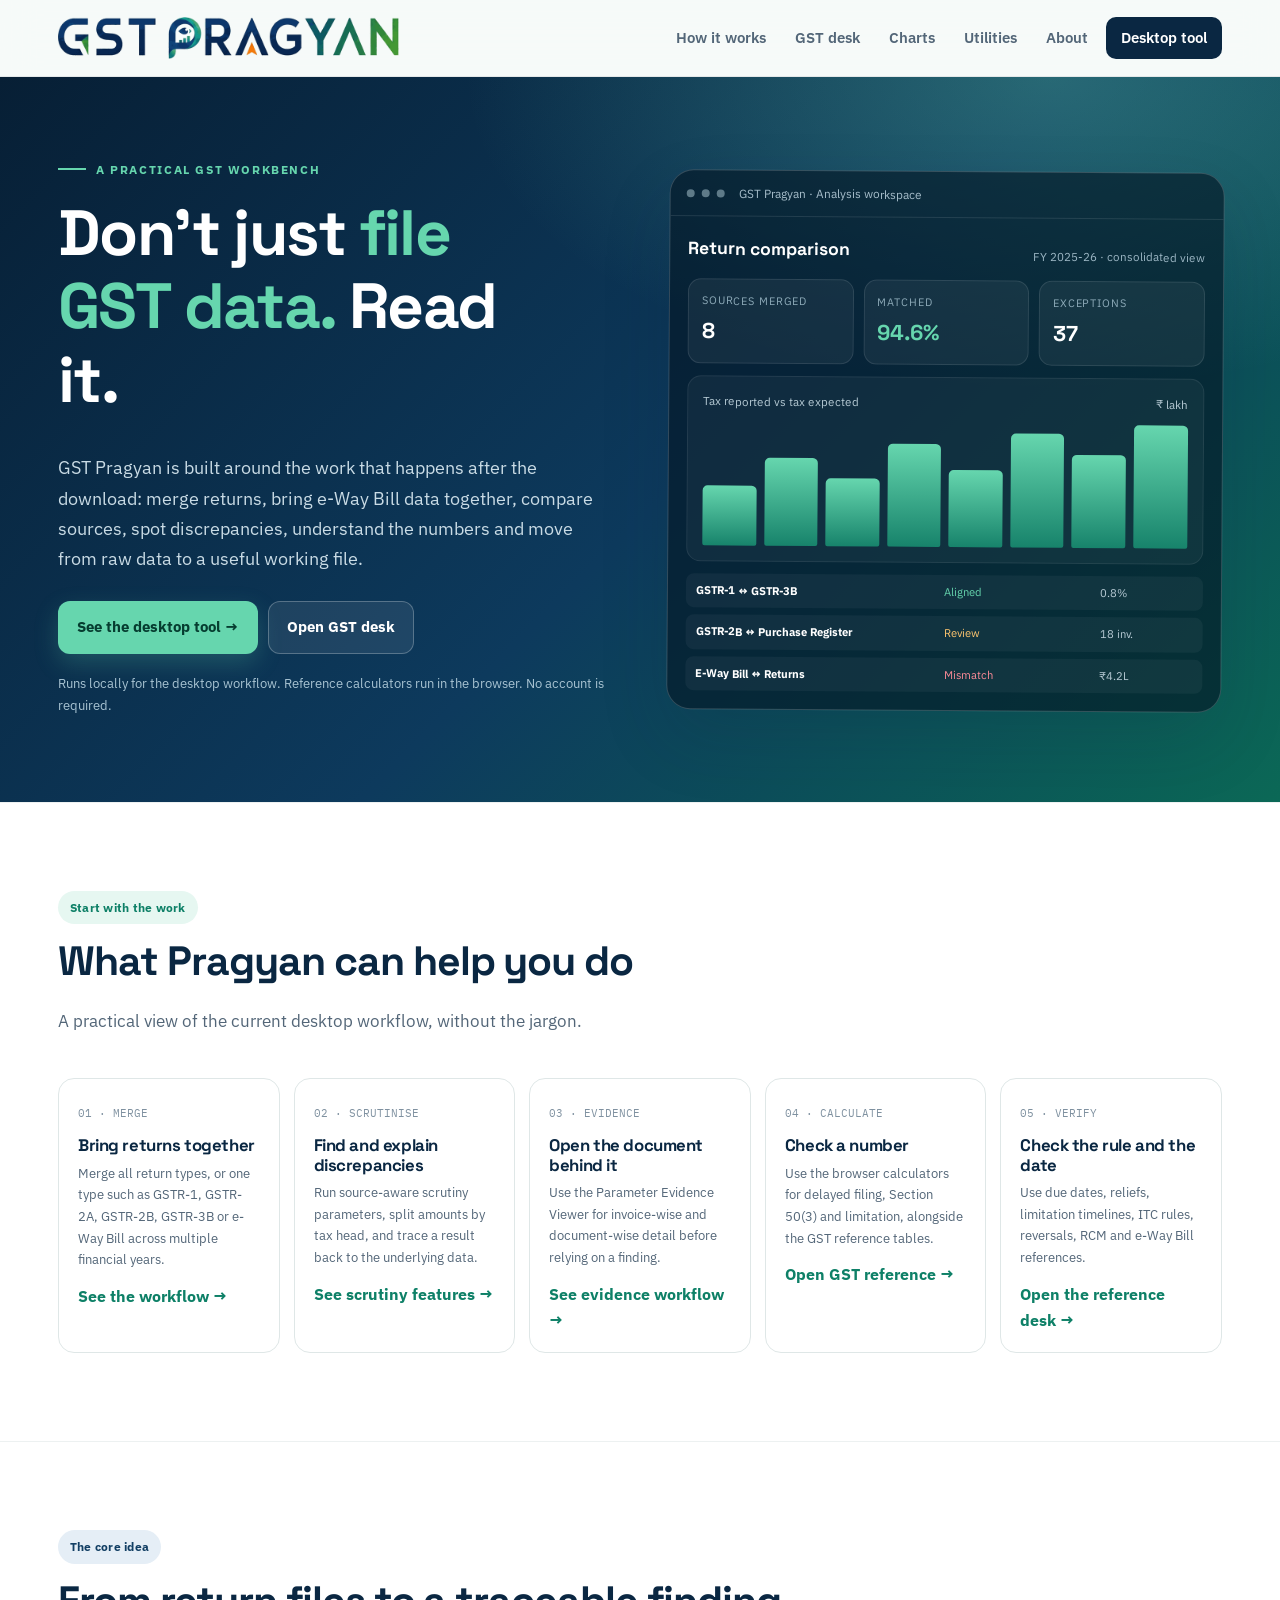
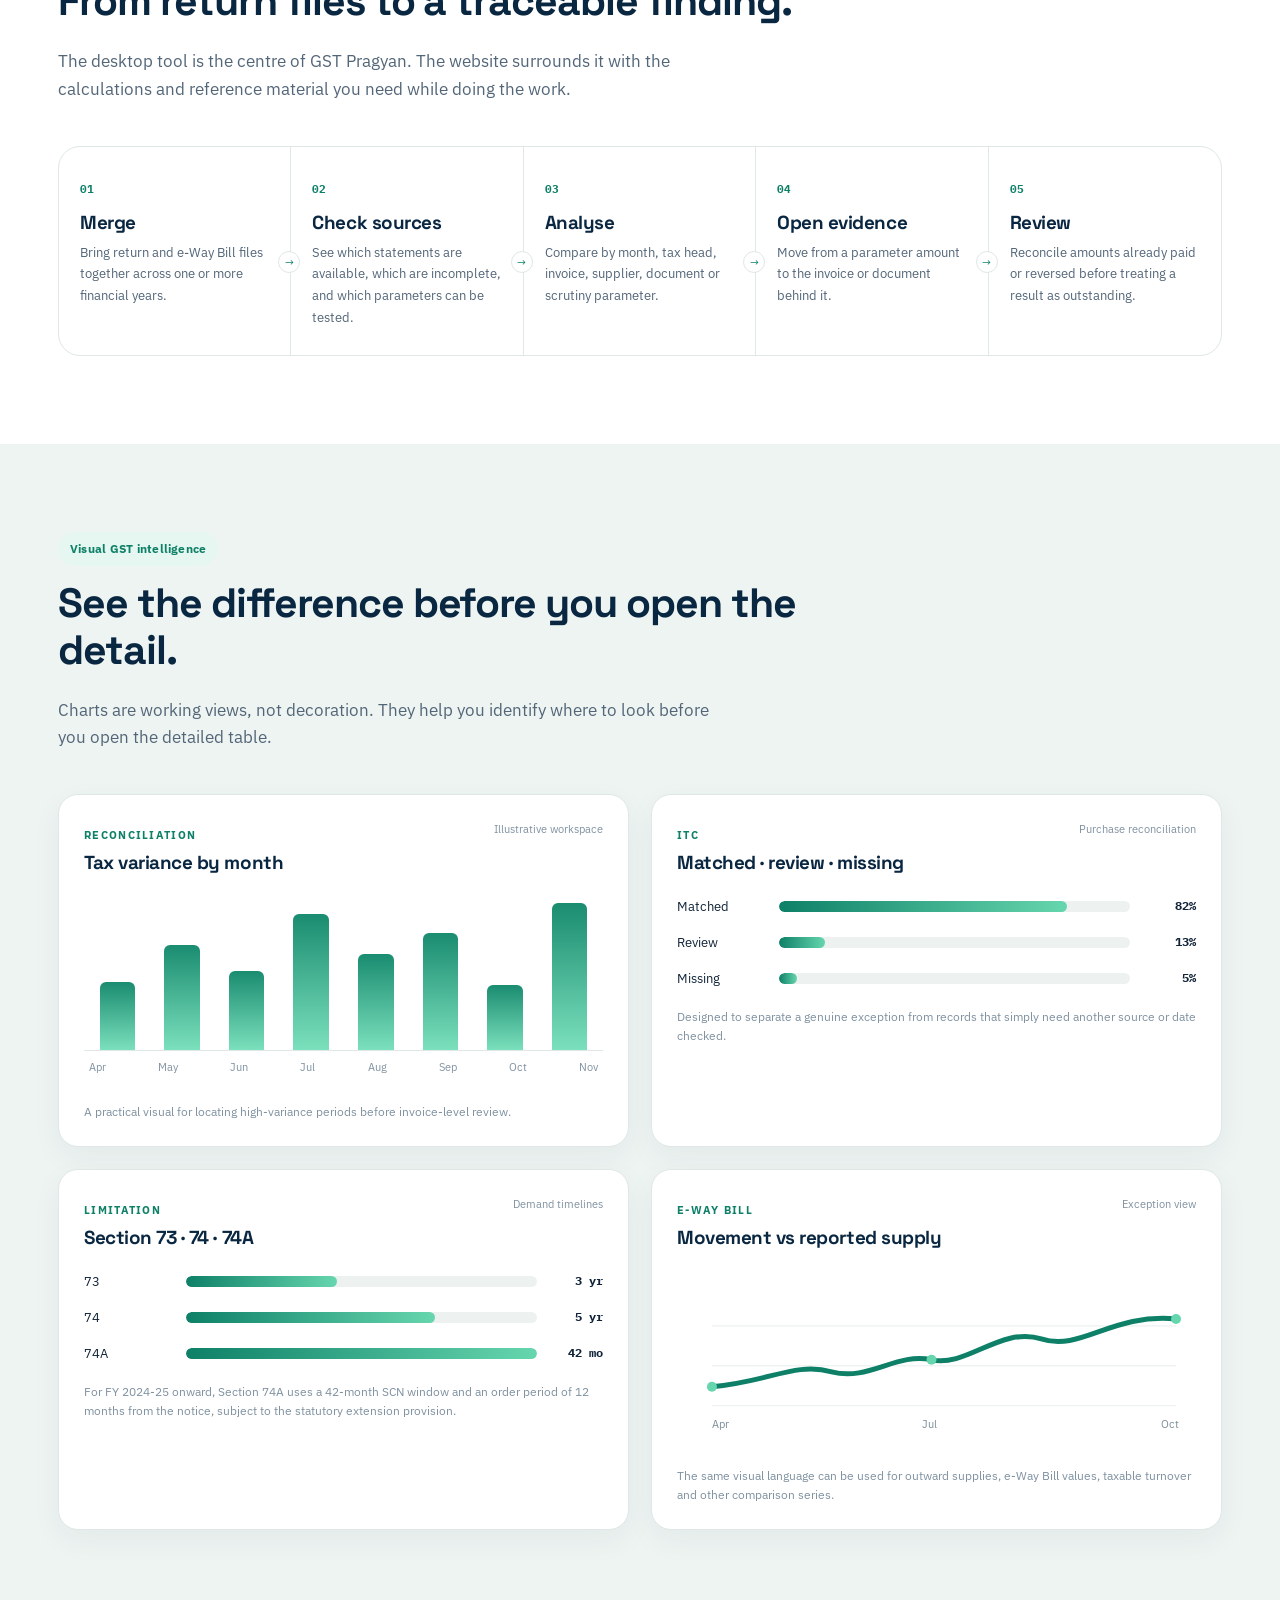
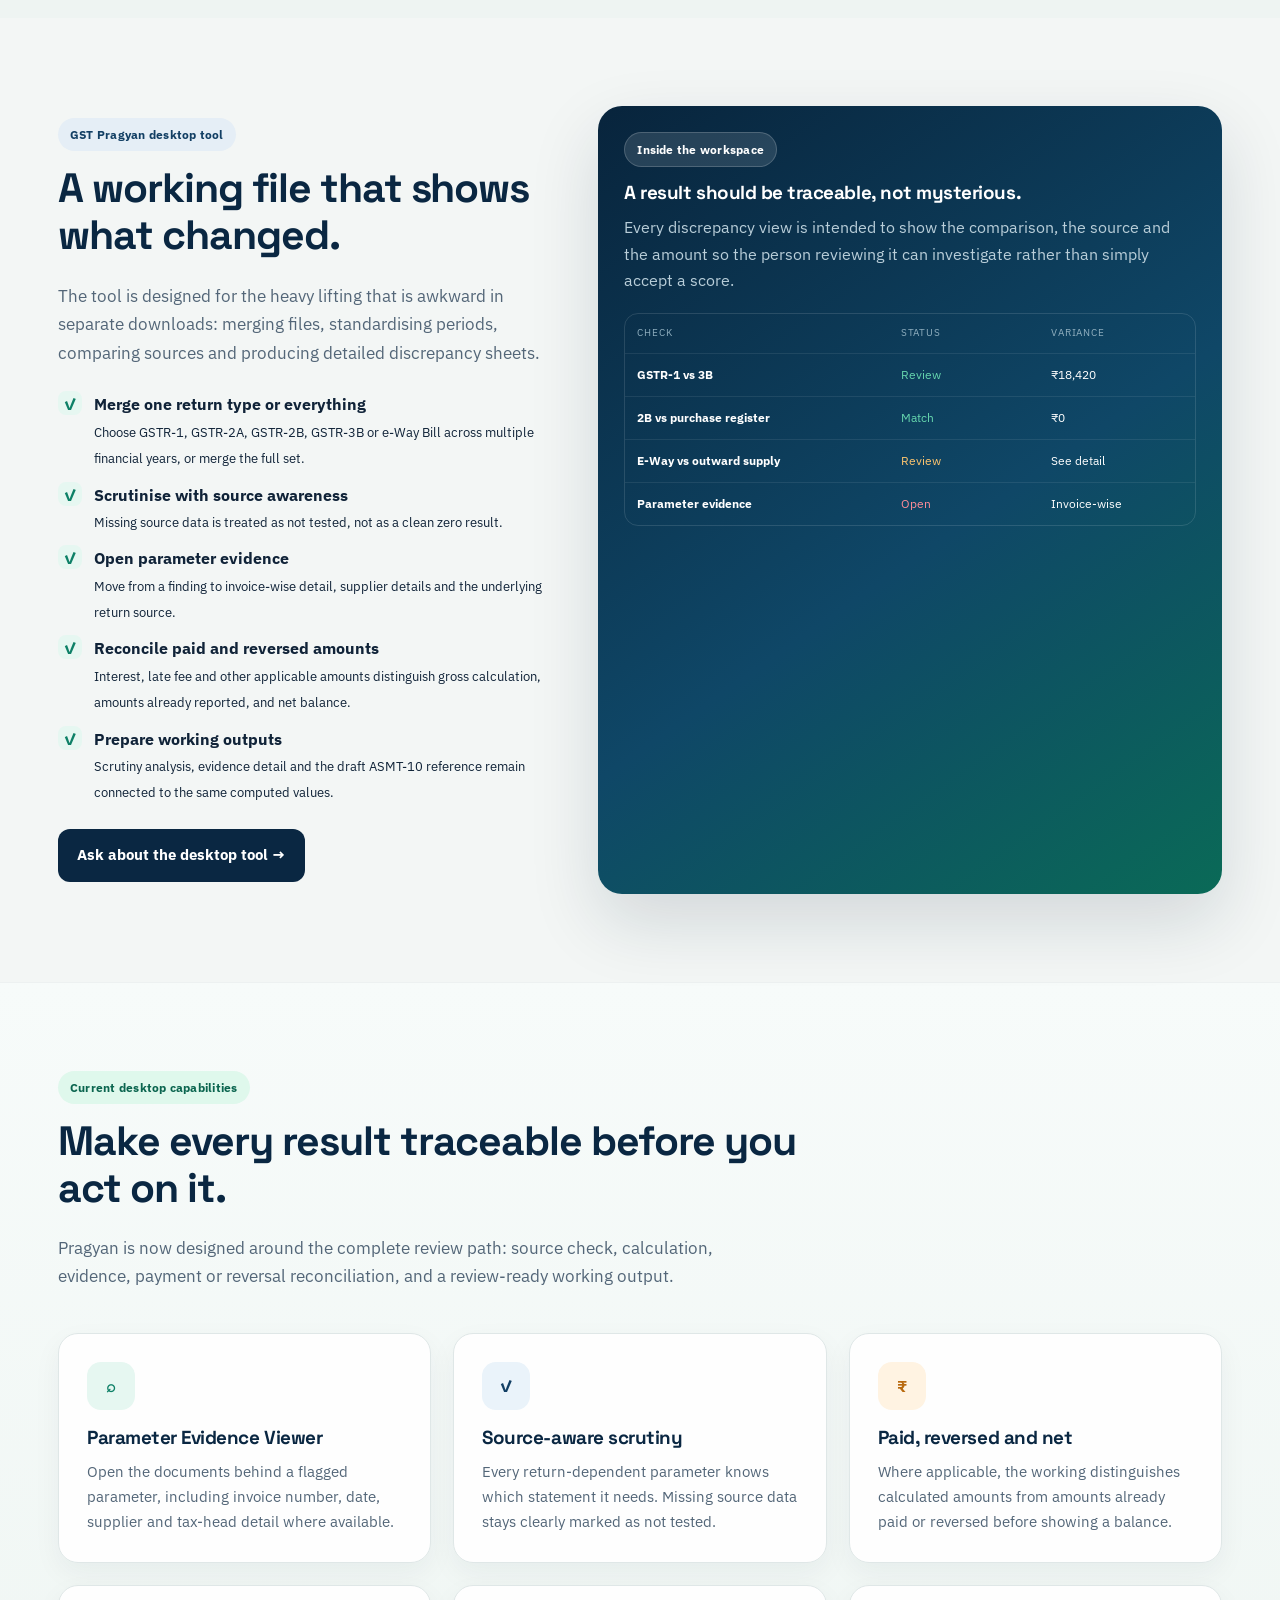
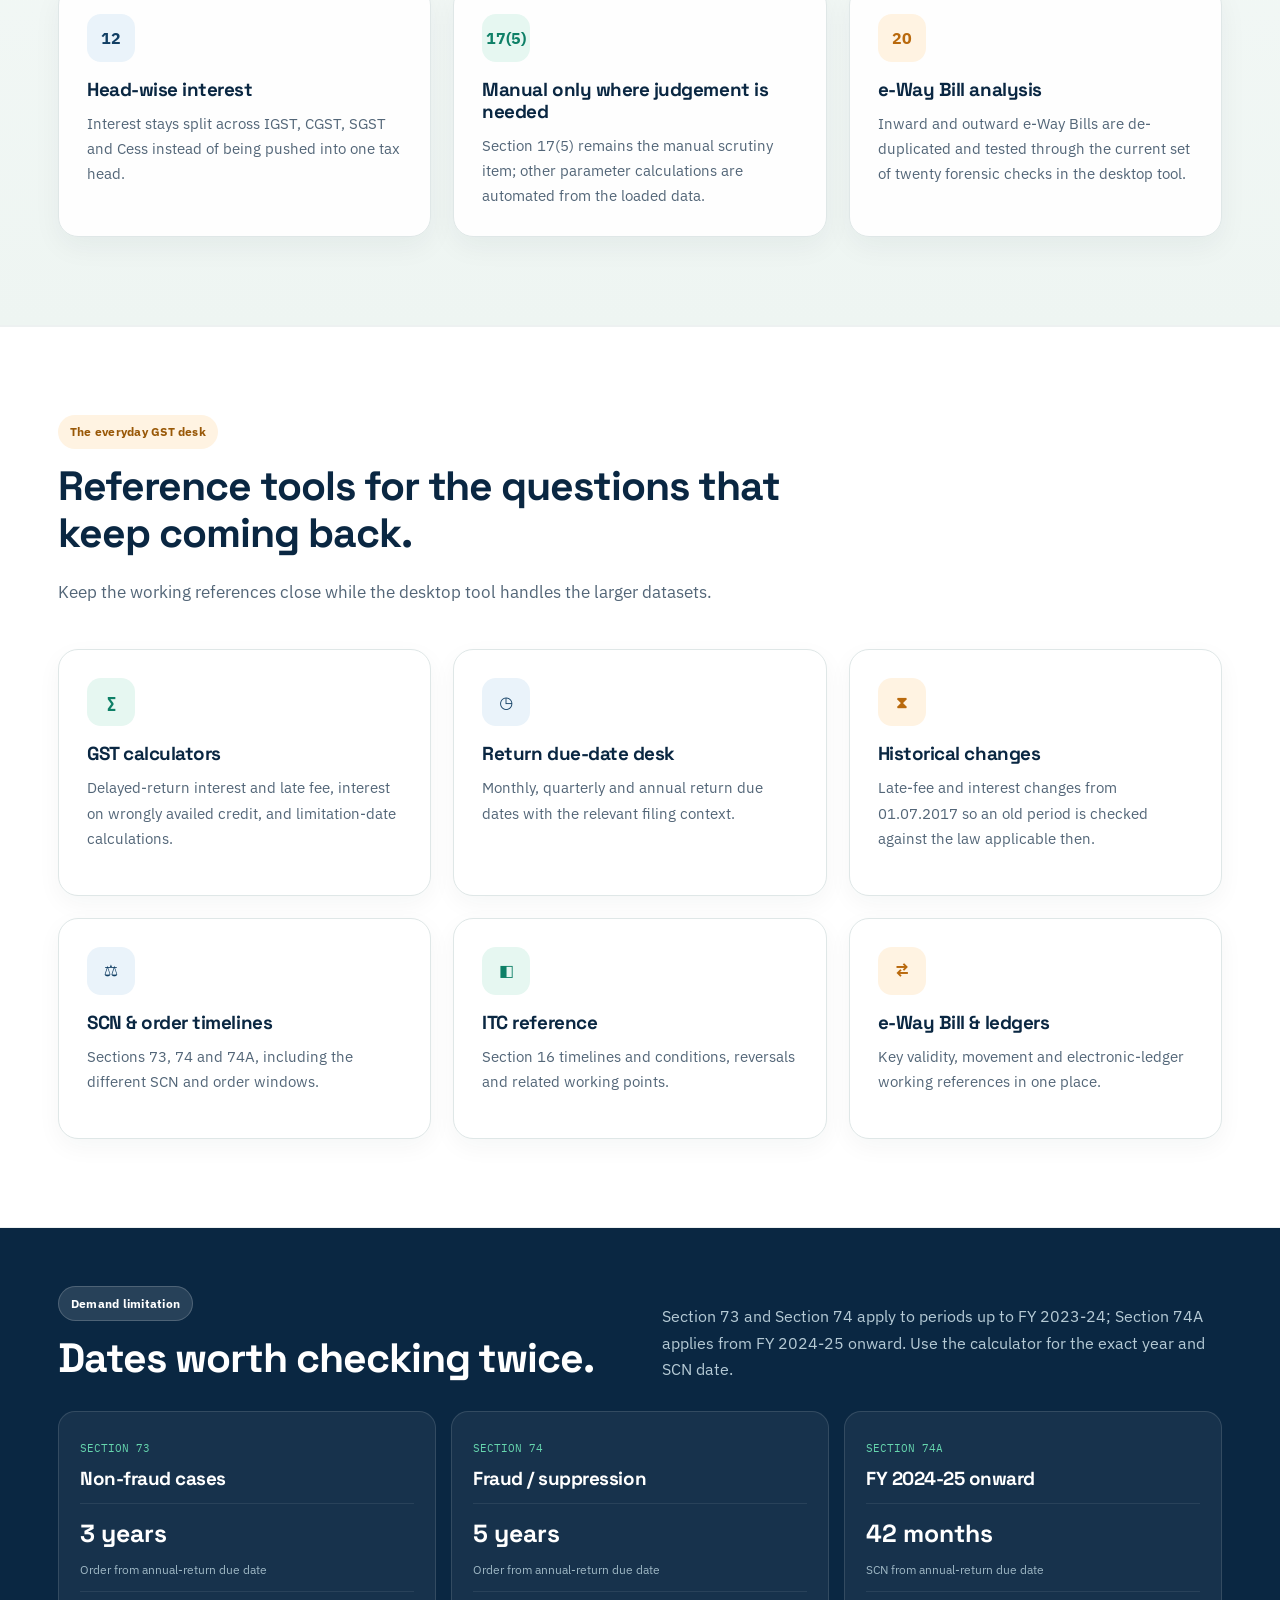
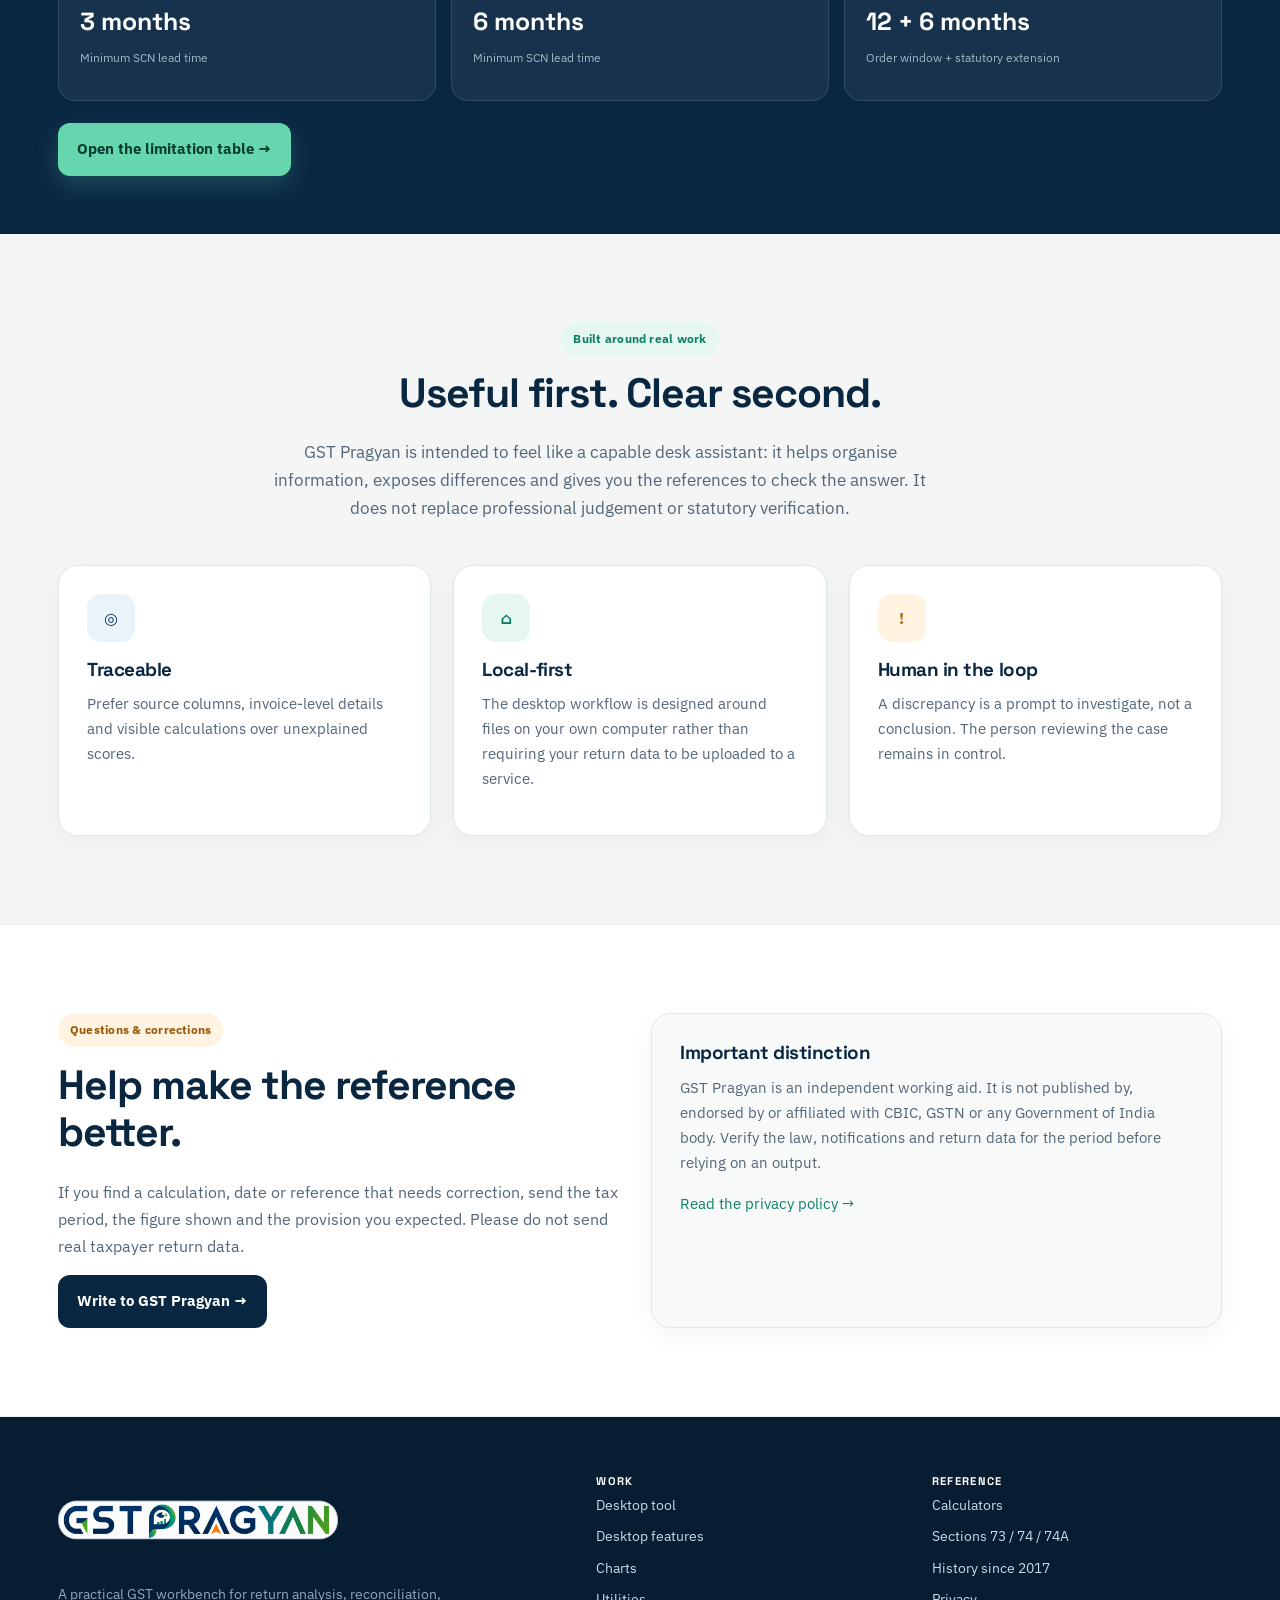
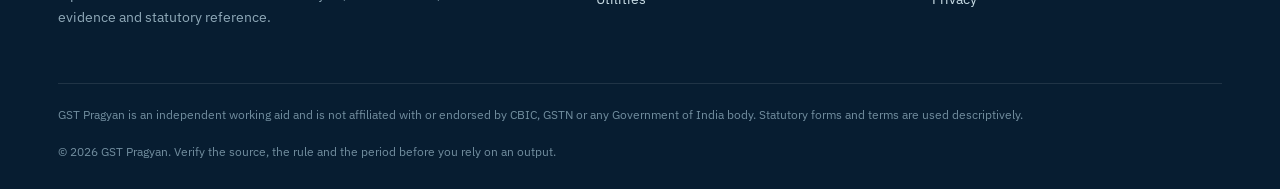
<file: index.html>
<!DOCTYPE html>
<html lang="en">
<head>
<meta charset="utf-8"><meta name="viewport" content="width=device-width,initial-scale=1">
<title>GST Pragyan: turn GST data into a useful working file</title>
<meta name="description" content="GST Pragyan brings an offline desktop GST analysis workflow together with practical calculators, due dates, limitation timelines, charts and statutory reference. Merge returns and e-Way Bill data, compare sources and surface discrepancies.">
<meta property="og:title" content="GST Pragyan: turn GST data into a useful working file"><meta property="og:description" content="Merge GST returns and e-Way Bill data, compare sources, find discrepancies and use practical GST calculators and reference charts."><meta property="og:type" content="website"><meta property="og:image" content="assets/og.jpg">
<meta name="theme-color" content="#0A2742"><link rel="preconnect" href="https://fonts.googleapis.com"><link rel="preconnect" href="https://fonts.gstatic.com" crossorigin><link href="https://fonts.googleapis.com/css2?family=Space+Grotesk:wght@500;600;700&family=IBM+Plex+Sans:wght@400;500;600;700&family=IBM+Plex+Mono:wght@500&display=swap" rel="stylesheet"><link rel="stylesheet" href="style.css"><link rel="icon" href="assets/mark-64.png">
</head>
<body>
<a class="skip" href="#main">Skip to content</a>
<header class="site"><div class="wrap nav"><a class="brand" href="index.html"><img src="assets/wordmark.png" alt="GST Pragyan"></a><nav><a href="#work">How it works</a><a href="compliance.html">GST desk</a><a href="#insights">Charts</a><a href="#utilities">Utilities</a><a href="#about">About</a><a class="nav-cta" href="#tool">Desktop tool</a></nav></div></header>
<main id="main">

<section class="hero">
<div class="wrap">
<div class="hero-grid">
<div>
<span class="eyebrow">A practical GST workbench</span>
<h1>Don't just <em>file GST data.</em> Read it.</h1>
<p class="lede">GST Pragyan is built around the work that happens after the download: merge returns, bring e-Way Bill data together, compare sources, spot discrepancies, understand the numbers and move from raw data to a useful working file.</p>
<div class="cta-row hero-actions"><a class="btn btn-primary" href="#tool">See the desktop tool →</a><a class="btn btn-glass" href="compliance.html">Open GST desk</a></div>
<p class="hero-note">Runs locally for the desktop workflow. Reference calculators run in the browser. No account is required.</p>
</div>
<div class="product-window" aria-label="GST Pragyan desktop analysis preview">
<div class="window-bar"><span class="dot"></span><span class="dot"></span><span class="dot"></span><span style="margin-left:7px">GST Pragyan · Analysis workspace</span></div>
<div class="window-body">
<div class="window-title"><strong>Return comparison</strong><span>FY 2025-26 · consolidated view</span></div>
<div class="metric-row"><div class="metric"><small>Sources merged</small><b>8</b></div><div class="metric green"><small>Matched</small><b>94.6%</b></div><div class="metric"><small>Exceptions</small><b>37</b></div></div>
<div class="mock-chart"><div class="chart-top"><span>Tax reported vs tax expected</span><span>₹ lakh</span></div><div class="bars"><i></i><i></i><i></i><i></i><i></i><i></i><i></i><i></i></div></div>
<div class="mock-rows"><div class="mock-row"><b>GSTR-1 ↔ GSTR-3B</b><span class="ok">Aligned</span><span>0.8%</span></div><div class="mock-row"><b>GSTR-2B ↔ Purchase Register</b><span class="warn">Review</span><span>18 inv.</span></div><div class="mock-row"><b>E-Way Bill ↔ Returns</b><span class="risk">Mismatch</span><span>₹4.2L</span></div></div>
</div></div>
</div></div>
</section>

<section id="work" class="paper"><div class="wrap">
<div class="section-head"><span class="chip chip-teal">Start with the work</span><h2 style="margin-top:14px">What Pragyan can help you do</h2><p>A practical view of the current desktop workflow, without the jargon.</p></div>
<div class="task-grid">
<a class="task" href="#tool"><span class="num">01 · MERGE</span><h3>Bring returns together</h3><p>Merge all return types, or one type such as GSTR-1, GSTR-2A, GSTR-2B, GSTR-3B or e-Way Bill across multiple financial years.</p><span class="arrow">See the workflow →</span></a>
<a class="task" href="#tool"><span class="num">02 · SCRUTINISE</span><h3>Find and explain discrepancies</h3><p>Run source-aware scrutiny parameters, split amounts by tax head, and trace a result back to the underlying data.</p><span class="arrow">See scrutiny features →</span></a>
<a class="task" href="#evidence"><span class="num">03 · EVIDENCE</span><h3>Open the document behind it</h3><p>Use the Parameter Evidence Viewer for invoice-wise and document-wise detail before relying on a finding.</p><span class="arrow">See evidence workflow →</span></a>
<a class="task" href="compliance.html#calc"><span class="num">04 · CALCULATE</span><h3>Check a number</h3><p>Use the browser calculators for delayed filing, Section 50(3) and limitation, alongside the GST reference tables.</p><span class="arrow">Open GST reference →</span></a>
<a class="task" href="compliance.html#limitation"><span class="num">05 · VERIFY</span><h3>Check the rule and the date</h3><p>Use due dates, reliefs, limitation timelines, ITC rules, reversals, RCM and e-Way Bill references.</p><span class="arrow">Open the reference desk →</span></a>
</div></div></section>

<section class="product-section"><div class="wrap">
<div class="section-head"><span class="chip chip-navy">The core idea</span><h2 style="margin-top:14px">From return files to a traceable finding.</h2><p>The desktop tool is the centre of GST Pragyan. The website surrounds it with the calculations and reference material you need while doing the work.</p></div>
<div class="workflow">
<div class="flow"><span class="fno">01</span><h3>Merge</h3><p>Bring return and e-Way Bill files together across one or more financial years.</p></div>
<div class="flow"><span class="fno">02</span><h3>Check sources</h3><p>See which statements are available, which are incomplete, and which parameters can be tested.</p></div>
<div class="flow"><span class="fno">03</span><h3>Analyse</h3><p>Compare by month, tax head, invoice, supplier, document or scrutiny parameter.</p></div>
<div class="flow"><span class="fno">04</span><h3>Open evidence</h3><p>Move from a parameter amount to the invoice or document behind it.</p></div>
<div class="flow"><span class="fno">05</span><h3>Review</h3><p>Reconcile amounts already paid or reversed before treating a result as outstanding.</p></div>
</div>
</div></section>

<section id="insights" class="insights"><div class="wrap">
<div class="section-head"><span class="chip chip-teal">Visual GST intelligence</span><h2 style="margin-top:14px">See the difference before you open the detail.</h2><p>Charts are working views, not decoration. They help you identify where to look before you open the detailed table.</p></div>
<div class="chart-grid">
<div class="chart-card"><div class="chart-head"><div><span class="chart-label">RECONCILIATION</span><h3>Tax variance by month</h3></div><span class="chart-note">Illustrative workspace</span></div><div class="vchart"><div><i style="height:44%"></i></div><div><i style="height:68%"></i></div><div><i style="height:51%"></i></div><div><i style="height:88%"></i></div><div><i style="height:62%"></i></div><div><i style="height:76%"></i></div><div><i style="height:42%"></i></div><div><i style="height:95%"></i></div></div><div class="vlabels"><span>Apr</span><span>May</span><span>Jun</span><span>Jul</span><span>Aug</span><span>Sep</span><span>Oct</span><span>Nov</span></div><small class="chart-source">A practical visual for locating high-variance periods before invoice-level review.</small></div>
<div class="chart-card"><div class="chart-head"><div><span class="chart-label">ITC</span><h3>Matched · review · missing</h3></div><span class="chart-note">Purchase reconciliation</span></div><div class="hbar"><span>Matched</span><i><b style="width:82%"></b></i><strong>82%</strong></div><div class="hbar"><span>Review</span><i><b style="width:13%"></b></i><strong>13%</strong></div><div class="hbar"><span>Missing</span><i><b style="width:5%"></b></i><strong>5%</strong></div><small class="chart-source">Designed to separate a genuine exception from records that simply need another source or date checked.</small></div>
<div class="chart-card"><div class="chart-head"><div><span class="chart-label">LIMITATION</span><h3>Section 73 · 74 · 74A</h3></div><span class="chart-note">Demand timelines</span></div><div class="hbar"><span>73</span><i><b style="width:43%"></b></i><strong>3 yr</strong></div><div class="hbar"><span>74</span><i><b style="width:71%"></b></i><strong>5 yr</strong></div><div class="hbar"><span>74A</span><i><b style="width:100%"></b></i><strong>42 mo</strong></div><small class="chart-source">For FY 2024-25 onward, Section 74A uses a 42-month SCN window and an order period of 12 months from the notice, subject to the statutory extension provision.</small></div>
<div class="chart-card"><div class="chart-head"><div><span class="chart-label">E-WAY BILL</span><h3>Movement vs reported supply</h3></div><span class="chart-note">Exception view</span></div><svg class="linechart" viewBox="0 0 520 170" role="img" aria-label="Illustrative e-Way Bill and return comparison chart"><path class="gridline" d="M35 135H500 M35 95H500 M35 55H500"/><path class="trend" d="M35 116 C92 111,118 91,155 101 S220 81,255 89 S325 55,365 68 S435 42,500 48"/><circle cx="35" cy="116" r="5"/><circle cx="255" cy="89" r="5"/><circle cx="500" cy="48" r="5"/><text x="35" y="157">Apr</text><text x="245" y="157">Jul</text><text x="485" y="157">Oct</text></svg><small class="chart-source">The same visual language can be used for outward supplies, e-Way Bill values, taxable turnover and other comparison series.</small></div>
</div></div></section>

<section id="tool"><div class="wrap">
<div class="tool-split"><div class="tool-copy"><span class="chip chip-navy">GST Pragyan desktop tool</span><h2 style="margin-top:14px">A working file that shows what changed.</h2><p style="font-size:1.08rem;color:var(--ink-2)">The tool is designed for the heavy lifting that is awkward in separate downloads: merging files, standardising periods, comparing sources and producing detailed discrepancy sheets.</p>
<div class="tool-list"><div><span class="check">✓</span><span><strong>Merge one return type or everything</strong><br><small>Choose GSTR-1, GSTR-2A, GSTR-2B, GSTR-3B or e-Way Bill across multiple financial years, or merge the full set.</small></span></div><div><span class="check">✓</span><span><strong>Scrutinise with source awareness</strong><br><small>Missing source data is treated as not tested, not as a clean zero result.</small></span></div><div><span class="check">✓</span><span><strong>Open parameter evidence</strong><br><small>Move from a finding to invoice-wise detail, supplier details and the underlying return source.</small></span></div><div><span class="check">✓</span><span><strong>Reconcile paid and reversed amounts</strong><br><small>Interest, late fee and other applicable amounts distinguish gross calculation, amounts already reported, and net balance.</small></span></div><div><span class="check">✓</span><span><strong>Prepare working outputs</strong><br><small>Scrutiny analysis, evidence detail and the draft ASMT-10 reference remain connected to the same computed values.</small></span></div></div>
<a class="btn btn-dark" href="mailto:pragyan.gst@gmail.com?subject=GST%20Pragyan%20Desktop%20Tool">Ask about the desktop tool →</a></div>
<div class="tool-panel"><span class="chip chip-glass">Inside the workspace</span><h3 style="margin-top:15px">A result should be traceable, not mysterious.</h3><p>Every discrepancy view is intended to show the comparison, the source and the amount so the person reviewing it can investigate rather than simply accept a score.</p><div class="mini-table"><div class="head"><span>Check</span><span>Status</span><span>Variance</span></div><div><b>GSTR-1 vs 3B</b><span class="ok">Review</span><span>₹18,420</span></div><div><b>2B vs purchase register</b><span class="ok">Match</span><span>₹0</span></div><div><b>E-Way vs outward supply</b><span class="warn">Review</span><span>See detail</span></div><div><b>Parameter evidence</b><span class="risk">Open</span><span>Invoice-wise</span></div></div></div></div>
</div></section>

<section class="feature-band" id="evidence"><div class="wrap"><div class="section-head"><span class="chip chip-green">Current desktop capabilities</span><h2 style="margin-top:14px">Make every result traceable before you act on it.</h2><p>Pragyan is now designed around the complete review path: source check, calculation, evidence, payment or reversal reconciliation, and a review-ready working output.</p></div><div class="grid g3 feature-grid"><div class="card feature-card"><div class="ico i-teal">⌕</div><h3>Parameter Evidence Viewer</h3><p>Open the documents behind a flagged parameter, including invoice number, date, supplier and tax-head detail where available.</p></div><div class="card feature-card"><div class="ico i-navy">✓</div><h3>Source-aware scrutiny</h3><p>Every return-dependent parameter knows which statement it needs. Missing source data stays clearly marked as not tested.</p></div><div class="card feature-card"><div class="ico i-orange">₹</div><h3>Paid, reversed and net</h3><p>Where applicable, the working distinguishes calculated amounts from amounts already paid or reversed before showing a balance.</p></div><div class="card feature-card"><div class="ico i-navy">12</div><h3>Head-wise interest</h3><p>Interest stays split across IGST, CGST, SGST and Cess instead of being pushed into one tax head.</p></div><div class="card feature-card"><div class="ico i-teal">17(5)</div><h3>Manual only where judgement is needed</h3><p>Section 17(5) remains the manual scrutiny item; other parameter calculations are automated from the loaded data.</p></div><div class="card feature-card"><div class="ico i-orange">20</div><h3>e-Way Bill analysis</h3><p>Inward and outward e-Way Bills are de-duplicated and tested through the current set of twenty forensic checks in the desktop tool.</p></div></div></div></section>

<section class="paper" id="utilities"><div class="wrap">
<div class="section-head"><span class="chip chip-orange">The everyday GST desk</span><h2 style="margin-top:14px">Reference tools for the questions that keep coming back.</h2><p>Keep the working references close while the desktop tool handles the larger datasets.</p></div>
<div class="grid g3">
<a class="card lift" href="compliance.html#calc"><div class="ico i-teal">∑</div><h3>GST calculators</h3><p>Delayed-return interest and late fee, interest on wrongly availed credit, and limitation-date calculations.</p></a>
<a class="card lift" href="compliance.html#duedates"><div class="ico i-navy">◷</div><h3>Return due-date desk</h3><p>Monthly, quarterly and annual return due dates with the relevant filing context.</p></a>
<a class="card lift" href="compliance.html#history"><div class="ico i-orange">⧗</div><h3>Historical changes</h3><p>Late-fee and interest changes from 01.07.2017 so an old period is checked against the law applicable then.</p></a>
<a class="card lift" href="compliance.html#limitation"><div class="ico i-navy">⚖</div><h3>SCN &amp; order timelines</h3><p>Sections 73, 74 and 74A, including the different SCN and order windows.</p></a>
<a class="card lift" href="compliance.html#itc"><div class="ico i-teal">◧</div><h3>ITC reference</h3><p>Section 16 timelines and conditions, reversals and related working points.</p></a>
<a class="card lift" href="compliance.html#ewb"><div class="ico i-orange">⇄</div><h3>e-Way Bill &amp; ledgers</h3><p>Key validity, movement and electronic-ledger working references in one place.</p></a>
</div></div></section>

<section class="deadline-strip"><div class="wrap"><div class="deadline-head"><div><span class="chip chip-glass">Demand limitation</span><h2 style="margin-top:14px">Dates worth checking twice.</h2></div><p>Section 73 and Section 74 apply to periods up to FY 2023-24; Section 74A applies from FY 2024-25 onward. Use the calculator for the exact year and SCN date.</p></div><div class="regimes"><div class="regime"><span class="tag">SECTION 73</span><h3>Non-fraud cases</h3><div class="rline"><strong>3 years</strong><span>Order from annual-return due date</span></div><div class="rline"><strong>3 months</strong><span>Minimum SCN lead time</span></div></div><div class="regime"><span class="tag">SECTION 74</span><h3>Fraud / suppression</h3><div class="rline"><strong>5 years</strong><span>Order from annual-return due date</span></div><div class="rline"><strong>6 months</strong><span>Minimum SCN lead time</span></div></div><div class="regime"><span class="tag">SECTION 74A</span><h3>FY 2024-25 onward</h3><div class="rline"><strong>42 months</strong><span>SCN from annual-return due date</span></div><div class="rline"><strong>12 + 6 months</strong><span>Order window + statutory extension</span></div></div></div><div style="margin-top:22px"><a class="btn btn-primary" href="compliance.html#limitation">Open the limitation table →</a></div></div></section>

<section id="about"><div class="wrap"><div class="section-head center"><span class="chip chip-teal">Built around real work</span><h2 style="margin-top:14px">Useful first. Clear second.</h2><p>GST Pragyan is intended to feel like a capable desk assistant: it helps organise information, exposes differences and gives you the references to check the answer. It does not replace professional judgement or statutory verification.</p></div><div class="grid g3"><div class="card"><div class="ico i-navy">◎</div><h3>Traceable</h3><p>Prefer source columns, invoice-level details and visible calculations over unexplained scores.</p></div><div class="card"><div class="ico i-teal">⌂</div><h3>Local-first</h3><p>The desktop workflow is designed around files on your own computer rather than requiring your return data to be uploaded to a service.</p></div><div class="card"><div class="ico i-orange">!</div><h3>Human in the loop</h3><p>A discrepancy is a prompt to investigate, not a conclusion. The person reviewing the case remains in control.</p></div></div></div></section>

<section class="paper" id="contact"><div class="wrap"><div class="grid g2"><div><span class="chip chip-orange">Questions &amp; corrections</span><h2 style="margin-top:15px">Help make the reference better.</h2><p style="color:var(--ink-2);font-size:1.02rem">If you find a calculation, date or reference that needs correction, send the tax period, the figure shown and the provision you expected. Please do not send real taxpayer return data.</p><a class="btn btn-dark" href="mailto:pragyan.gst@gmail.com?subject=GST%20Pragyan%20correction">Write to GST Pragyan →</a></div><div class="card" style="background:#f7faf9"><h3>Important distinction</h3><p>GST Pragyan is an independent working aid. It is not published by, endorsed by or affiliated with CBIC, GSTN or any Government of India body. Verify the law, notifications and return data for the period before relying on an output.</p><p style="margin:0"><a href="privacy.html">Read the privacy policy →</a></p></div></div></div></section>
</main>
<footer class="site"><div class="wrap"><div class="cols"><div><a class="brand" href="index.html"><img src="assets/wordmark-light.png" alt="GST Pragyan"></a><p style="margin-top:14px;max-width:48ch">A practical GST workbench for return analysis, reconciliation, evidence and statutory reference.</p></div><div><h4>Work</h4><ul><li><a href="#tool">Desktop tool</a></li><li><a href="#evidence">Desktop features</a></li><li><a href="#insights">Charts</a></li><li><a href="#utilities">Utilities</a></li></ul></div><div><h4>Reference</h4><ul><li><a href="compliance.html#calc">Calculators</a></li><li><a href="compliance.html#limitation">Sections 73 / 74 / 74A</a></li><li><a href="compliance.html#history">History since 2017</a></li><li><a href="privacy.html">Privacy</a></li></ul></div></div><div class="rule"><p>GST Pragyan is an independent working aid and is not affiliated with or endorsed by CBIC, GSTN or any Government of India body. Statutory forms and terms are used descriptively.</p><p style="margin:0">© 2026 GST Pragyan. Verify the source, the rule and the period before you rely on an output.</p></div></div></footer>
</body></html>
</file>
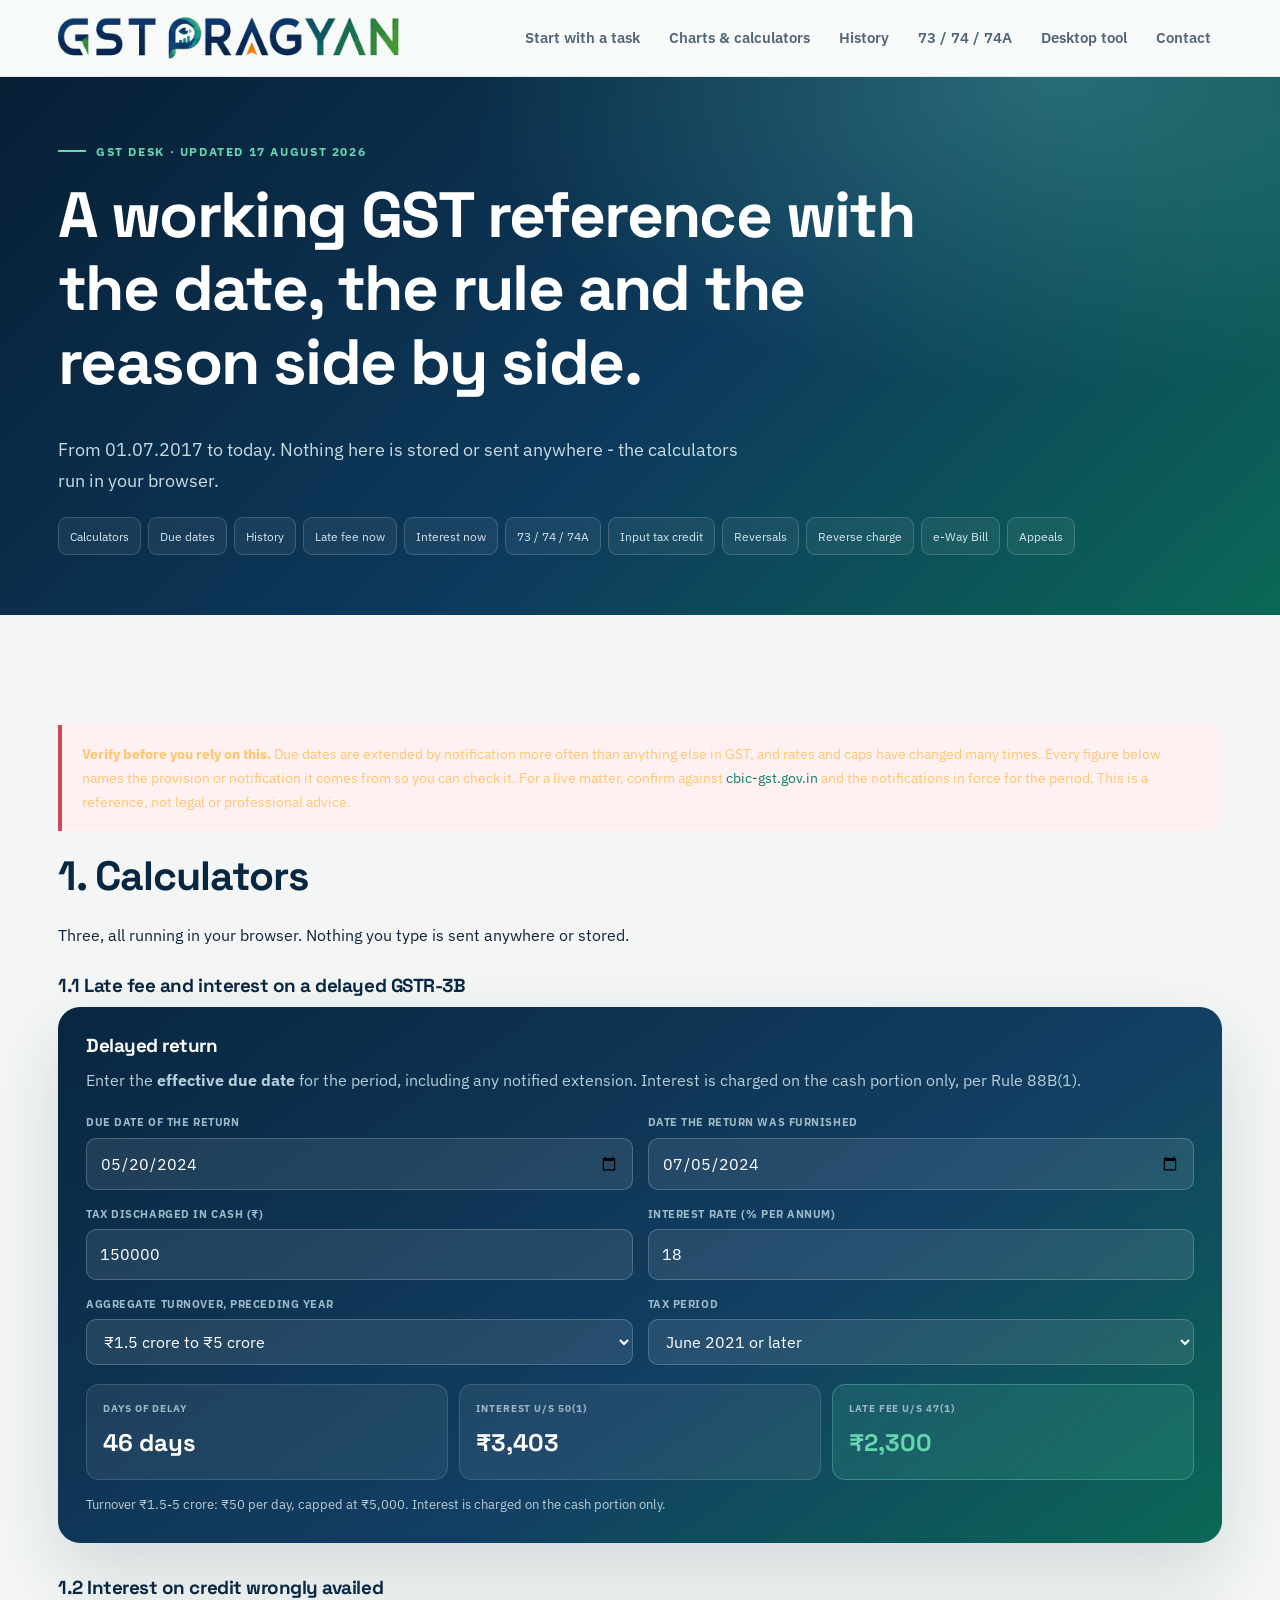
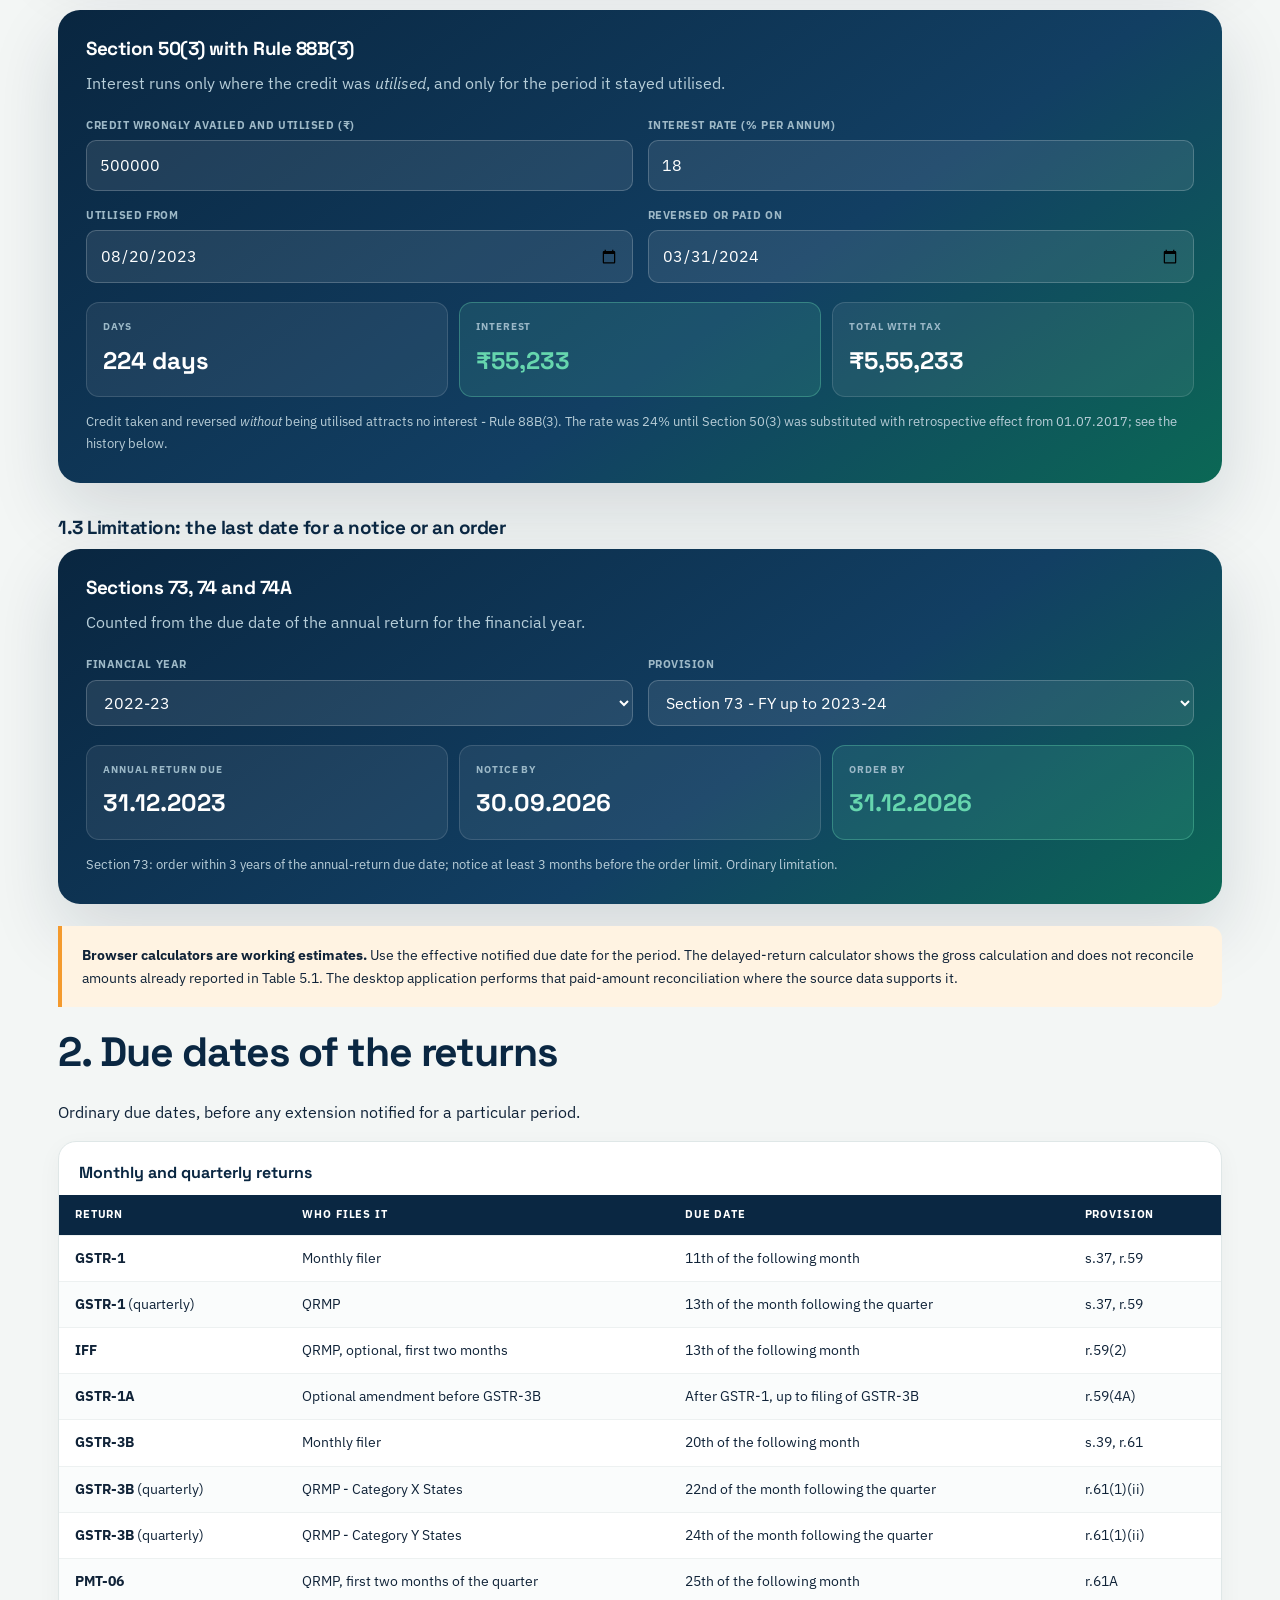
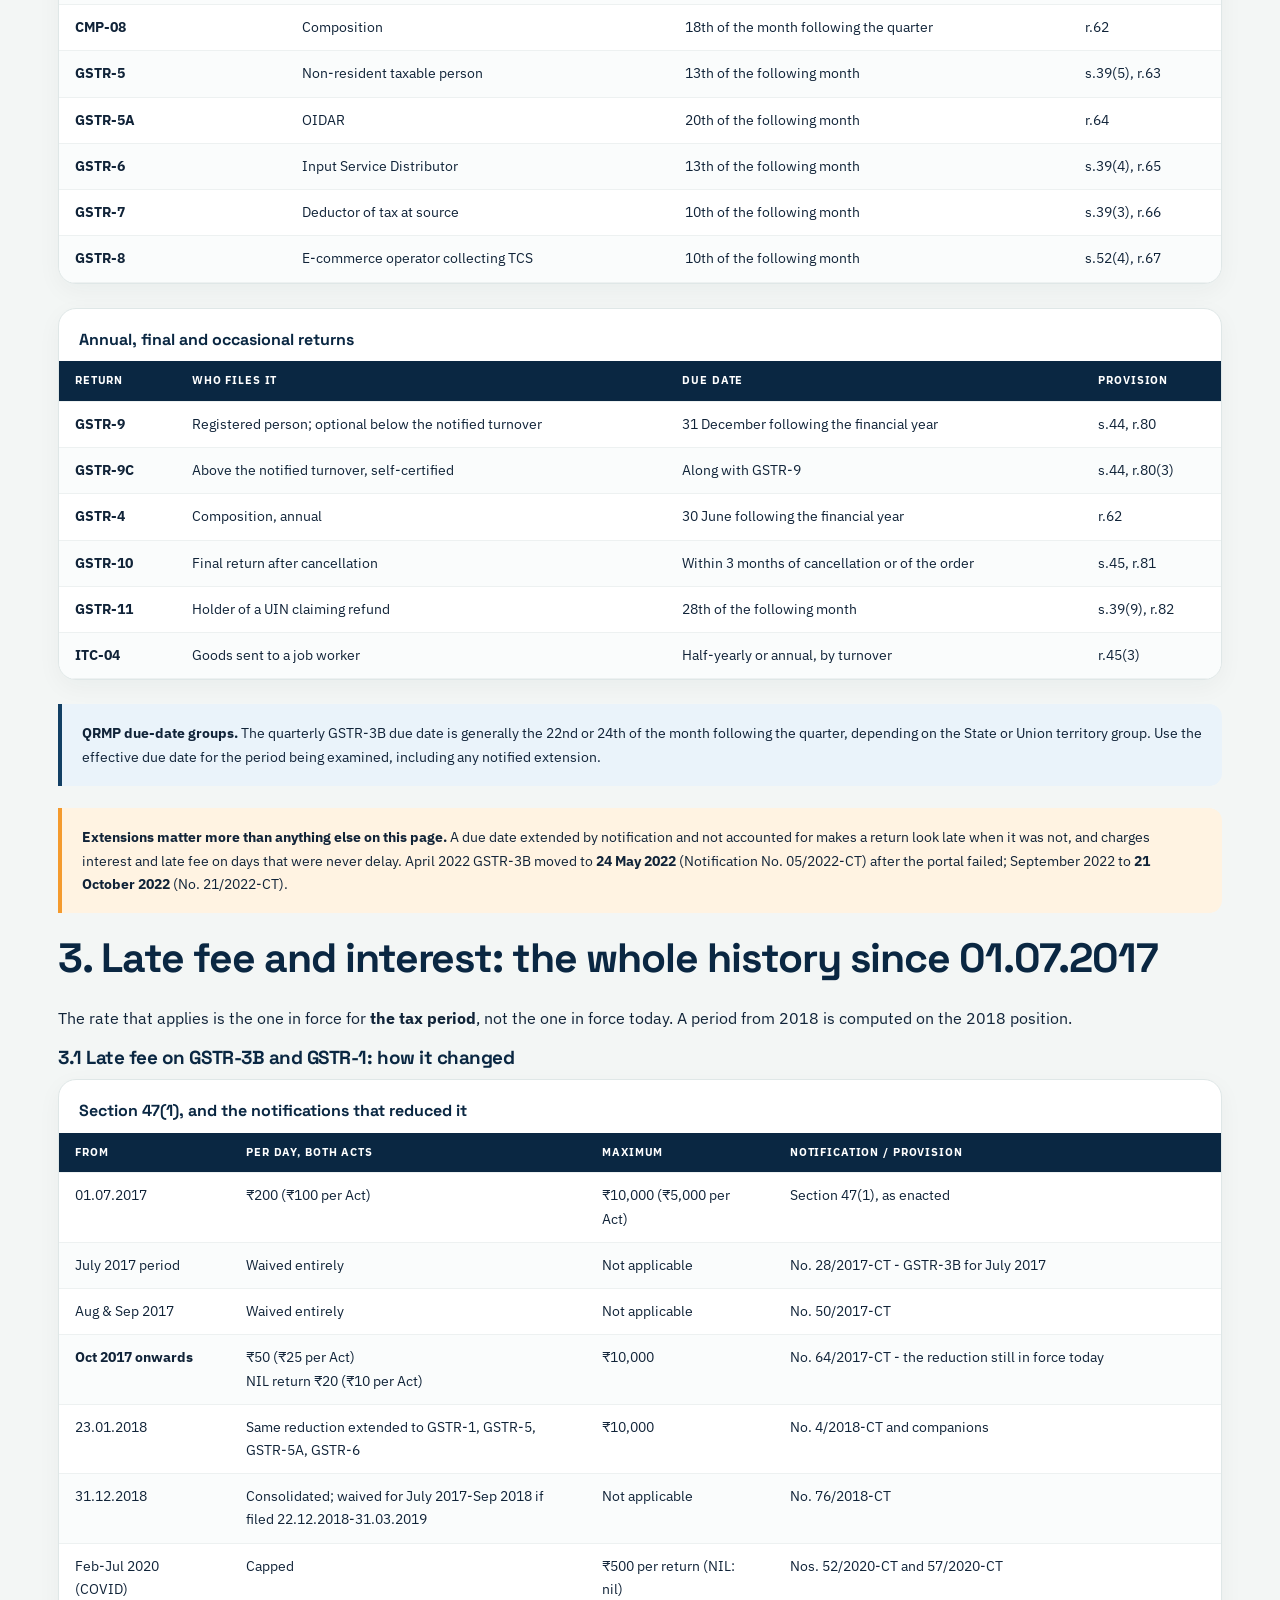
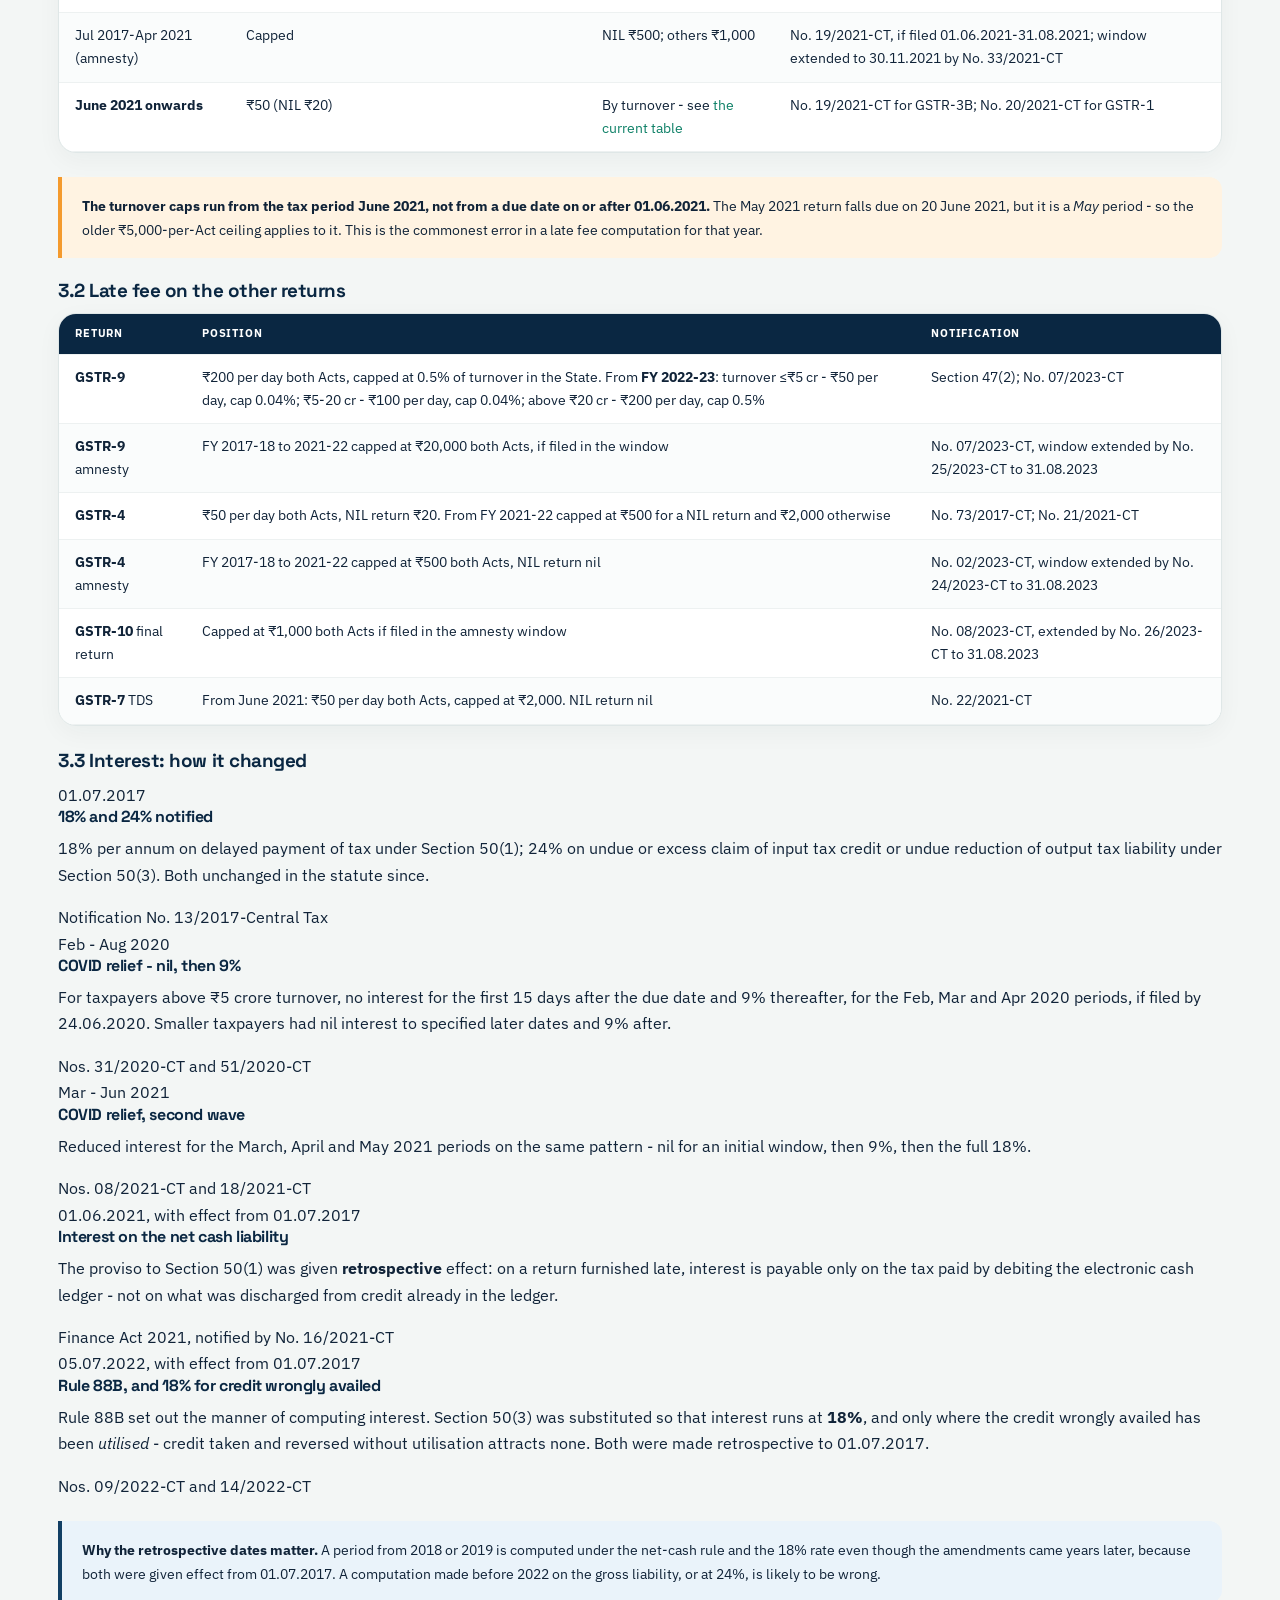
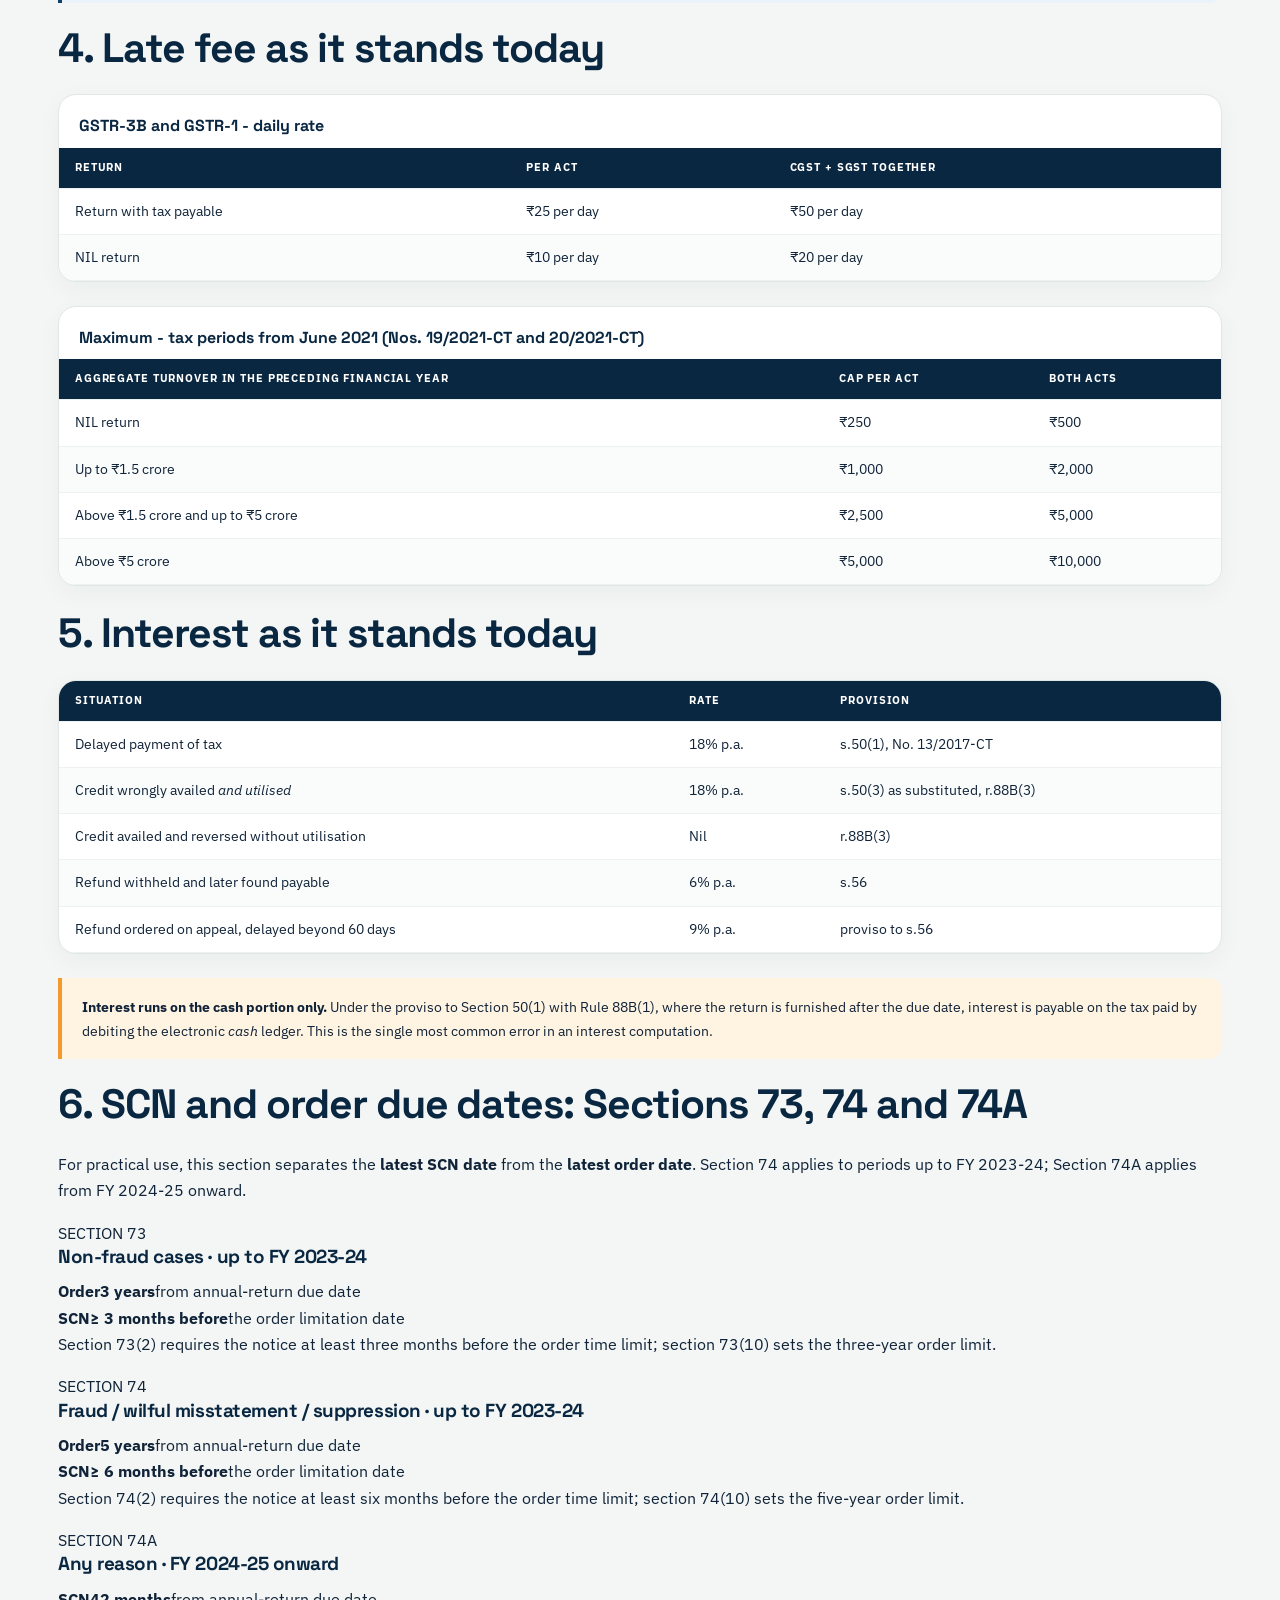
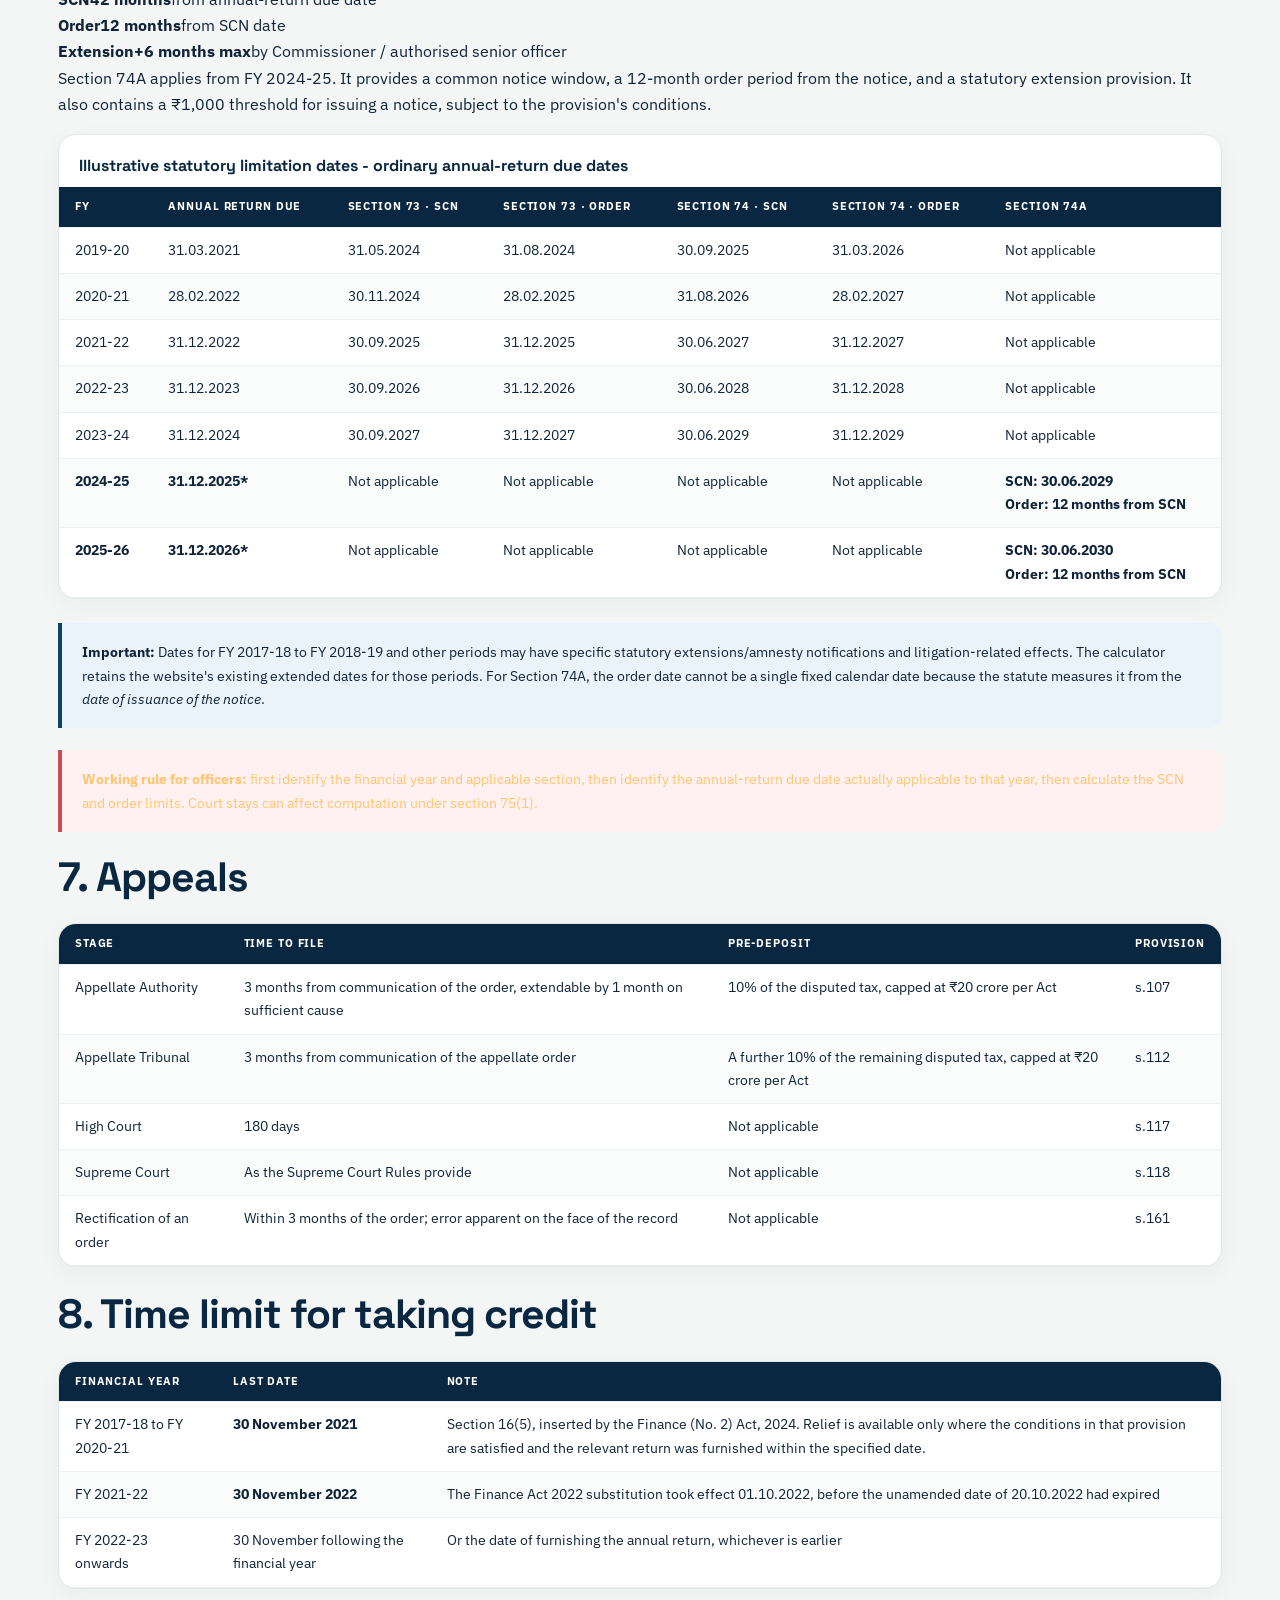
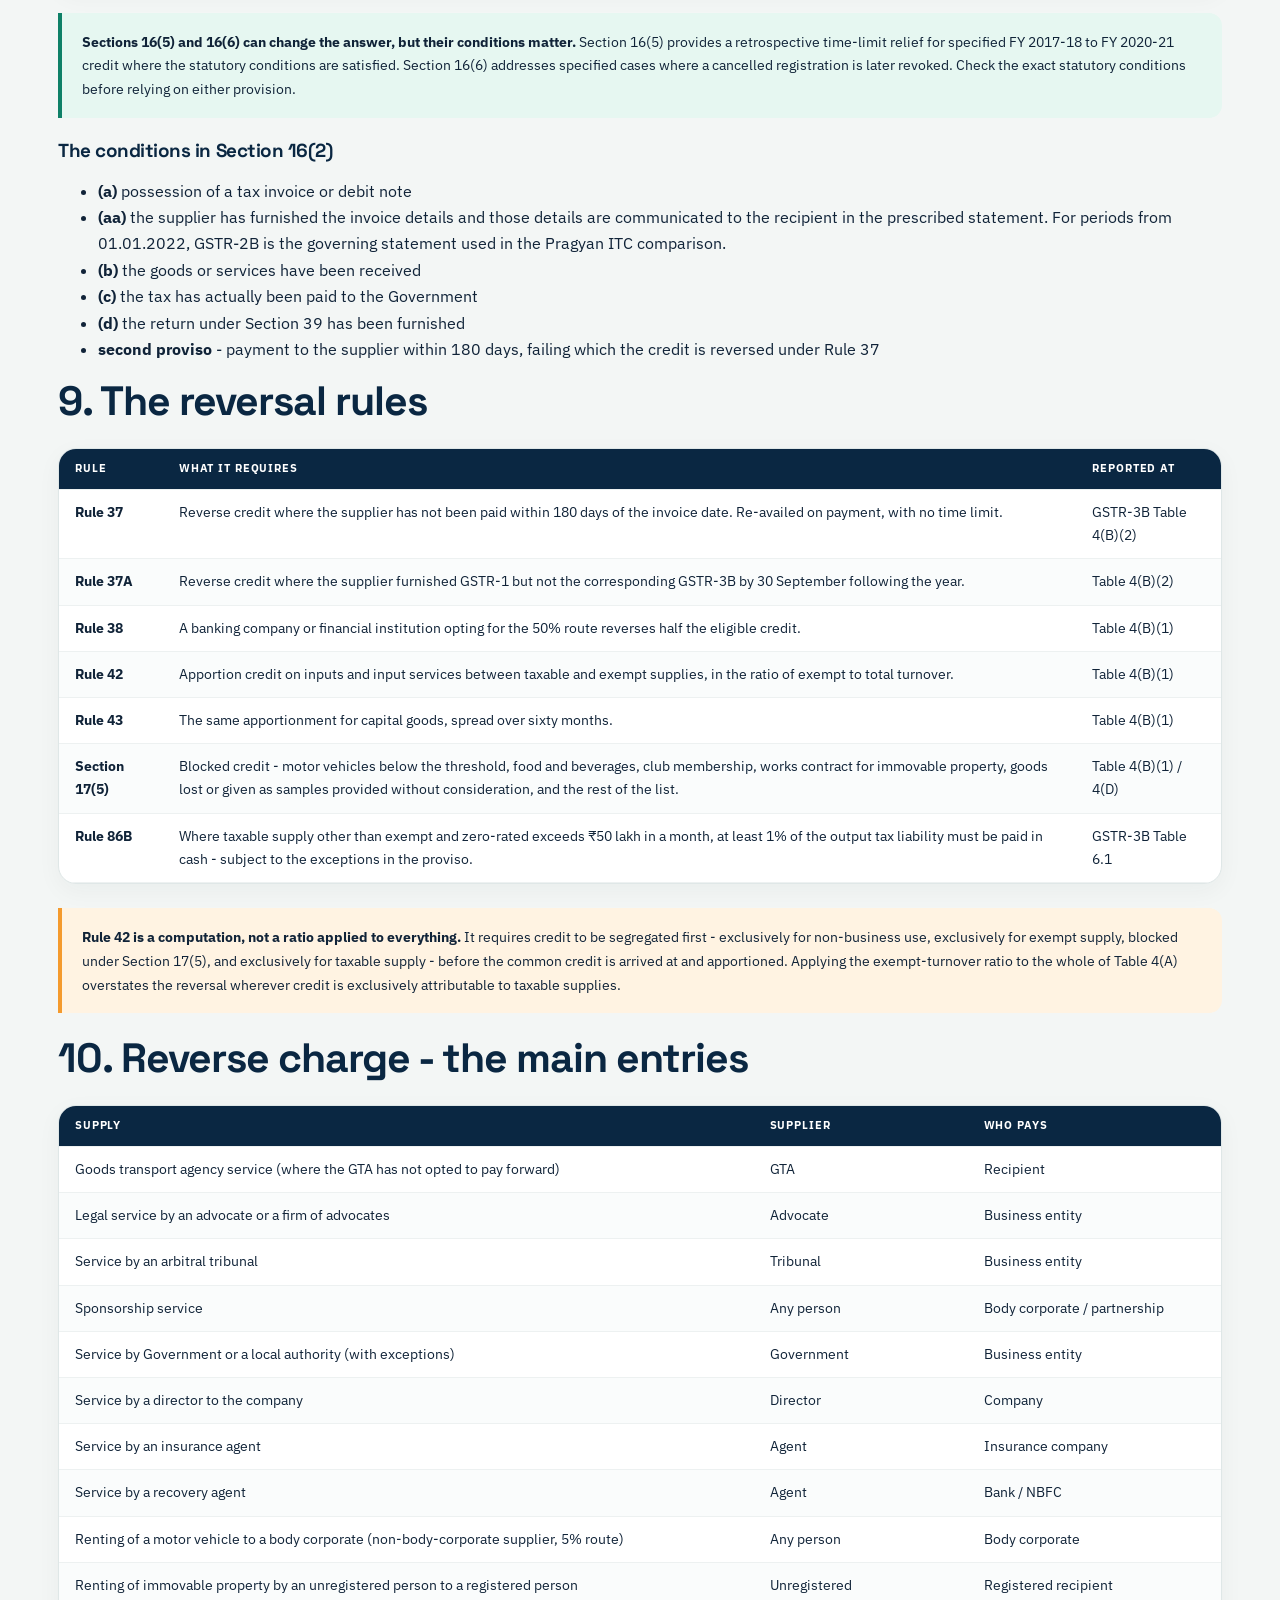
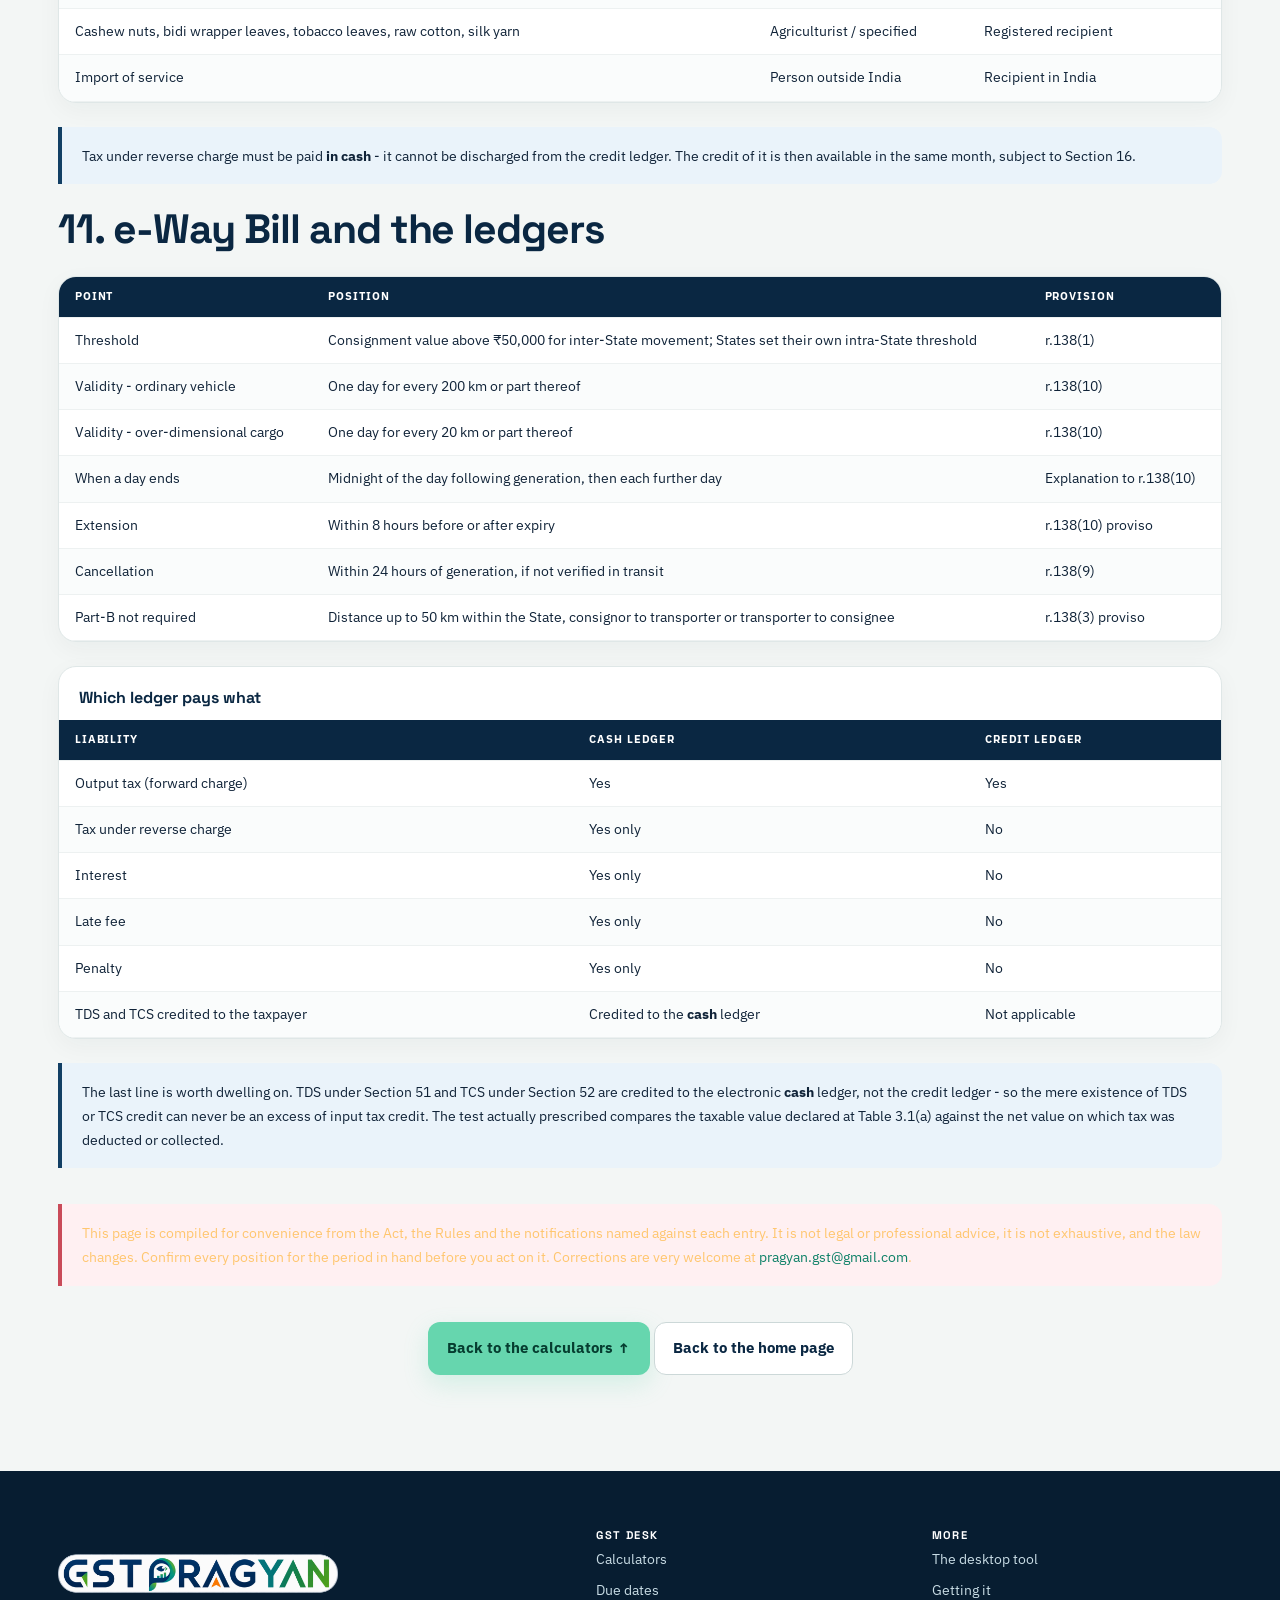
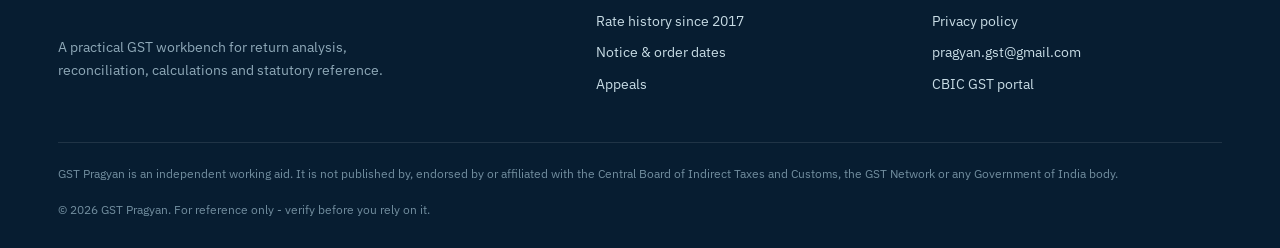
<file: compliance.html>
<!DOCTYPE html>
<html lang="en">
<head>
<meta charset="utf-8">
<meta name="viewport" content="width=device-width, initial-scale=1">
<title>GST reference, calculators and charts | GST Pragyan</title>
<meta name="description" content="Practical GST reference: return due dates, the full history of late fee and interest from 01.07.2017 with every notification, limitation dates for notices and orders under Sections 73, 74 and 74A, ITC time limits, reversal rules, RCM and e-Way Bill - with three calculators.">
<meta property="og:title" content="GST charts, rate history since 2017 and practical calculators">
<meta property="og:image" content="assets/og.jpg">
<meta name="theme-color" content="#0B2440">
<link rel="preconnect" href="https://fonts.googleapis.com">
<link rel="preconnect" href="https://fonts.gstatic.com" crossorigin>
<link href="https://fonts.googleapis.com/css2?family=Space+Grotesk:wght@500;600;700&family=IBM+Plex+Sans:wght@400;500;600;700&family=IBM+Plex+Mono:wght@500&display=swap" rel="stylesheet">
<link rel="stylesheet" href="style.css">
<link rel="icon" type="image/png" href="assets/mark-64.png">
</head>
<body>
<a class="skip" href="#main">Skip to content</a>

<header class="site">
  <div class="wrap nav">
    <a class="brand" href="index.html">
      <img src="assets/wordmark.png" alt="GST Pragyan" width="215" height="27" class="wm">
    </a>
    <nav>
      <a href="index.html#work">Start with a task</a>
      <a href="compliance.html" aria-current="page">Charts &amp; calculators</a>
      <a href="#history">History</a>
      <a href="#limitation">73 / 74 / 74A</a>
      <a href="index.html#tool">Desktop tool</a>
      <a href="index.html#contact">Contact</a>
    </nav>
  </div>
</header>

<main id="main">

<div class="hero" style="padding:56px 0 60px">
  <div class="wrap">
    <span class="eyebrow">GST desk · updated 17 August 2026</span>
    <h1 style="max-width:22ch">A working GST reference with the date, the rule and the reason side by side.</h1>
    <p class="lede">
      From 01.07.2017 to today. Nothing here is stored or sent anywhere - the calculators
      run in your browser.
    </p>
    <div class="jump" style="margin-top:22px">
      <a href="#calc">Calculators</a>
      <a href="#duedates">Due dates</a>
      <a href="#history">History</a>
      <a href="#latefee">Late fee now</a>
      <a href="#interest">Interest now</a>
      <a href="#limitation">73 / 74 / 74A</a>
      <a href="#itc">Input tax credit</a>
      <a href="#reversal">Reversals</a>
      <a href="#rcm">Reverse charge</a>
      <a href="#ewb">e-Way Bill</a>
      <a href="#appeal">Appeals</a>
    </div>
  </div>
</div>

<section>
  <div class="wrap">

    <div class="note warn">
      <p><strong>Verify before you rely on this.</strong> Due dates are extended by
      notification more often than anything else in GST, and rates and caps have changed
      many times. Every figure below names the provision or notification it comes from so
      you can check it. For a live matter, confirm against
      <a href="https://cbic-gst.gov.in" rel="noopener">cbic-gst.gov.in</a> and the
      notifications in force for the period. This is a reference, not legal or
      professional advice.</p>
    </div>

    <!-- ============================================================ calculators -->
    <h2 id="calc">1. Calculators</h2>
    <p>Three, all running in your browser. Nothing you type is sent anywhere or stored.</p>

    <h3 style="margin-top:26px">1.1 Late fee and interest on a delayed GSTR-3B</h3>
    <div class="calc-shell">
      <h3>Delayed return</h3>
      <p>Enter the <strong>effective due date</strong> for the period, including any notified extension. Interest is charged on the cash portion only, per Rule 88B(1).</p>
      <div class="calc">
        <div class="field"><label for="due">Due date of the return</label>
          <input type="date" id="due" value="2024-05-20"></div>
        <div class="field"><label for="filed">Date the return was furnished</label>
          <input type="date" id="filed" value="2024-07-05"></div>
        <div class="field"><label for="cash">Tax discharged in cash (₹)</label>
          <input type="number" id="cash" min="0" step="1" value="150000"></div>
        <div class="field"><label for="rate">Interest rate (% per annum)</label>
          <input type="number" id="rate" min="0" step="0.1" value="18"></div>
        <div class="field"><label for="turnover">Aggregate turnover, preceding year</label>
          <select id="turnover">
            <option value="nil">NIL return</option>
            <option value="1.5">Up to ₹1.5 crore</option>
            <option value="5" selected>₹1.5 crore to ₹5 crore</option>
            <option value="big">Above ₹5 crore</option>
          </select></div>
        <div class="field"><label for="period">Tax period</label>
          <select id="period">
            <option value="new" selected>June 2021 or later</option>
            <option value="old">Before June 2021</option>
          </select></div>
      </div>
      <div class="calc-out" aria-live="polite">
        <div class="box"><div class="lbl">Days of delay</div><div class="big" id="outDays">Not applicable</div></div>
        <div class="box"><div class="lbl">Interest u/s 50(1)</div><div class="big" id="outInterest">₹0</div></div>
        <div class="box hi"><div class="lbl">Late fee u/s 47(1)</div><div class="big" id="outFee">₹0</div></div>
      </div>
      <div class="calc-basis" id="outBasis">Enter the dates above.</div>
    </div>

    <h3 style="margin-top:34px">1.2 Interest on credit wrongly availed</h3>
    <div class="calc-shell">
      <h3>Section 50(3) with Rule 88B(3)</h3>
      <p>Interest runs only where the credit was <em>utilised</em>, and only for the period
      it stayed utilised.</p>
      <div class="calc">
        <div class="field"><label for="itcAmt">Credit wrongly availed and utilised (₹)</label>
          <input type="number" id="itcAmt" min="0" step="1" value="500000"></div>
        <div class="field"><label for="itcRate">Interest rate (% per annum)</label>
          <input type="number" id="itcRate" min="0" step="0.1" value="18"></div>
        <div class="field"><label for="itcFrom">Utilised from</label>
          <input type="date" id="itcFrom" value="2023-08-20"></div>
        <div class="field"><label for="itcTo">Reversed or paid on</label>
          <input type="date" id="itcTo" value="2024-03-31"></div>
      </div>
      <div class="calc-out" aria-live="polite">
        <div class="box"><div class="lbl">Days</div><div class="big" id="itcDays">Not applicable</div></div>
        <div class="box hi"><div class="lbl">Interest</div><div class="big" id="itcOut">₹0</div></div>
        <div class="box"><div class="lbl">Total with tax</div><div class="big" id="itcTotal">₹0</div></div>
      </div>
      <div class="calc-basis">Credit taken and reversed <em>without</em> being utilised
      attracts no interest - Rule 88B(3). The rate was 24% until Section 50(3) was
      substituted with retrospective effect from 01.07.2017; see the history below.</div>
    </div>

    <h3 style="margin-top:34px">1.3 Limitation: the last date for a notice or an order</h3>
    <div class="calc-shell">
      <h3>Sections 73, 74 and 74A</h3>
      <p>Counted from the due date of the annual return for the financial year.</p>
      <div class="calc">
        <div class="field"><label for="limFy">Financial year</label>
          <select id="limFy">
            <option>2017-18</option><option>2018-19</option><option>2019-20</option>
            <option>2020-21</option><option>2021-22</option><option selected>2022-23</option>
            <option>2023-24</option><option>2024-25</option><option>2025-26</option>
          </select></div>
        <div class="field"><label for="limSec">Provision</label>
          <select id="limSec">
            <option value="73" selected>Section 73 - FY up to 2023-24</option>
            <option value="74">Section 74 - FY up to 2023-24</option>
            <option value="74A">Section 74A - FY 2024-25 onward</option>
          </select></div>
        <div class="field" id="limNoticeDateWrap" style="display:none"><label for="limNoticeDate">SCN issue date</label>
          <input type="date" id="limNoticeDate" value="2029-06-30"></div>
      </div>
      <div class="calc-out" aria-live="polite">
        <div class="box"><div class="lbl">Annual return due</div><div class="big" id="limAnnual">Not applicable</div></div>
        <div class="box"><div class="lbl">Notice by</div><div class="big" id="limNotice">Not applicable</div></div>
        <div class="box hi"><div class="lbl">Order by</div><div class="big" id="limOrder">Not applicable</div></div>
      </div>
      <div class="calc-basis" id="limBasis">Choose a year and provision. For Section 74A, enter the actual SCN date to calculate the 12-month order deadline.</div>
    </div>

    <div class="note">
      <p><strong>Browser calculators are working estimates.</strong> Use the effective notified due date for the period. The delayed-return calculator shows the gross calculation and does not reconcile amounts already reported in Table 5.1. The desktop application performs that paid-amount reconciliation where the source data supports it.</p>
    </div>

    <!-- ============================================================ due dates -->
    <h2 id="duedates">2. Due dates of the returns</h2>
    <p>Ordinary due dates, before any extension notified for a particular period.</p>

    <div class="table-scroll">
      <table>
        <caption>Monthly and quarterly returns</caption>
        <thead><tr><th>Return</th><th>Who files it</th><th>Due date</th><th>Provision</th></tr></thead>
        <tbody>
          <tr><td><strong>GSTR-1</strong></td><td>Monthly filer</td><td>11th of the following month</td><td>s.37, r.59</td></tr>
          <tr><td><strong>GSTR-1</strong> (quarterly)</td><td>QRMP</td><td>13th of the month following the quarter</td><td>s.37, r.59</td></tr>
          <tr><td><strong>IFF</strong></td><td>QRMP, optional, first two months</td><td>13th of the following month</td><td>r.59(2)</td></tr>
          <tr><td><strong>GSTR-1A</strong></td><td>Optional amendment before GSTR-3B</td><td>After GSTR-1, up to filing of GSTR-3B</td><td>r.59(4A)</td></tr>
          <tr><td><strong>GSTR-3B</strong></td><td>Monthly filer</td><td>20th of the following month</td><td>s.39, r.61</td></tr>
          <tr><td><strong>GSTR-3B</strong> (quarterly)</td><td>QRMP - Category X States</td><td>22nd of the month following the quarter</td><td>r.61(1)(ii)</td></tr>
          <tr><td><strong>GSTR-3B</strong> (quarterly)</td><td>QRMP - Category Y States</td><td>24th of the month following the quarter</td><td>r.61(1)(ii)</td></tr>
          <tr><td><strong>PMT-06</strong></td><td>QRMP, first two months of the quarter</td><td>25th of the following month</td><td>r.61A</td></tr>
          <tr><td><strong>CMP-08</strong></td><td>Composition</td><td>18th of the month following the quarter</td><td>r.62</td></tr>
          <tr><td><strong>GSTR-5</strong></td><td>Non-resident taxable person</td><td>13th of the following month</td><td>s.39(5), r.63</td></tr>
          <tr><td><strong>GSTR-5A</strong></td><td>OIDAR</td><td>20th of the following month</td><td>r.64</td></tr>
          <tr><td><strong>GSTR-6</strong></td><td>Input Service Distributor</td><td>13th of the following month</td><td>s.39(4), r.65</td></tr>
          <tr><td><strong>GSTR-7</strong></td><td>Deductor of tax at source</td><td>10th of the following month</td><td>s.39(3), r.66</td></tr>
          <tr><td><strong>GSTR-8</strong></td><td>E-commerce operator collecting TCS</td><td>10th of the following month</td><td>s.52(4), r.67</td></tr>
        </tbody>
      </table>
    </div>

    <div class="table-scroll">
      <table>
        <caption>Annual, final and occasional returns</caption>
        <thead><tr><th>Return</th><th>Who files it</th><th>Due date</th><th>Provision</th></tr></thead>
        <tbody>
          <tr><td><strong>GSTR-9</strong></td><td>Registered person; optional below the notified turnover</td><td>31 December following the financial year</td><td>s.44, r.80</td></tr>
          <tr><td><strong>GSTR-9C</strong></td><td>Above the notified turnover, self-certified</td><td>Along with GSTR-9</td><td>s.44, r.80(3)</td></tr>
          <tr><td><strong>GSTR-4</strong></td><td>Composition, annual</td><td>30 June following the financial year</td><td>r.62</td></tr>
          <tr><td><strong>GSTR-10</strong></td><td>Final return after cancellation</td><td>Within 3 months of cancellation or of the order</td><td>s.45, r.81</td></tr>
          <tr><td><strong>GSTR-11</strong></td><td>Holder of a UIN claiming refund</td><td>28th of the following month</td><td>s.39(9), r.82</td></tr>
          <tr><td><strong>ITC-04</strong></td><td>Goods sent to a job worker</td><td>Half-yearly or annual, by turnover</td><td>r.45(3)</td></tr>
        </tbody>
      </table>
    </div>

    <div class="note info">
      <p><strong>QRMP due-date groups.</strong> The quarterly GSTR-3B due date is generally the 22nd or 24th of the month following the quarter, depending on the State or Union territory group. Use the effective due date for the period being examined, including any notified extension.</p>
    </div>

    <div class="note">
      <p><strong>Extensions matter more than anything else on this page.</strong> A due
      date extended by notification and not accounted for makes a return look late when it
      was not, and charges interest and late fee on days that were never delay. April 2022
      GSTR-3B moved to <strong>24 May 2022</strong> (Notification No. 05/2022-CT) after the
      portal failed; September 2022 to <strong>21 October 2022</strong> (No.
      21/2022-CT).</p>
    </div>

    <!-- ============================================================ history -->
    <h2 id="history">3. Late fee and interest: the whole history since 01.07.2017</h2>
    <p>The rate that applies is the one in force for <strong>the tax period</strong>, not
    the one in force today. A period from 2018 is computed on the 2018 position.</p>

    <h3>3.1 Late fee on GSTR-3B and GSTR-1: how it changed</h3>
    <div class="table-scroll">
      <table>
        <caption>Section 47(1), and the notifications that reduced it</caption>
        <thead>
          <tr><th>From</th><th class="num">Per day, both Acts</th><th class="num">Maximum</th>
              <th>Notification / provision</th></tr>
        </thead>
        <tbody>
          <tr><td>01.07.2017</td><td class="num">₹200 (₹100 per Act)</td><td class="num">₹10,000 (₹5,000 per Act)</td>
              <td>Section 47(1), as enacted</td></tr>
          <tr><td>July 2017 period</td><td class="num">Waived entirely</td><td class="num">Not applicable</td>
              <td>No. 28/2017-CT - GSTR-3B for July 2017</td></tr>
          <tr><td>Aug &amp; Sep 2017</td><td class="num">Waived entirely</td><td class="num">Not applicable</td>
              <td>No. 50/2017-CT</td></tr>
          <tr class="hi"><td><strong>Oct 2017 onwards</strong></td><td class="num">₹50 (₹25 per Act)<br><span class="small">NIL return ₹20 (₹10 per Act)</span></td>
              <td class="num">₹10,000</td><td>No. 64/2017-CT - the reduction still in force today</td></tr>
          <tr><td>23.01.2018</td><td class="num">Same reduction extended to GSTR-1, GSTR-5, GSTR-5A, GSTR-6</td>
              <td class="num">₹10,000</td><td>No. 4/2018-CT and companions</td></tr>
          <tr><td>31.12.2018</td><td class="num">Consolidated; waived for July 2017-Sep 2018 if filed 22.12.2018-31.03.2019</td>
              <td class="num">Not applicable</td><td>No. 76/2018-CT</td></tr>
          <tr><td>Feb-Jul 2020 <span class="small">(COVID)</span></td><td class="num">Capped</td>
              <td class="num">₹500 per return (NIL: nil)</td><td>Nos. 52/2020-CT and 57/2020-CT</td></tr>
          <tr><td>Jul 2017-Apr 2021 <span class="small">(amnesty)</span></td><td class="num">Capped</td>
              <td class="num">NIL ₹500; others ₹1,000</td>
              <td>No. 19/2021-CT, if filed 01.06.2021-31.08.2021; window extended to 30.11.2021 by No. 33/2021-CT</td></tr>
          <tr class="hi"><td><strong>June 2021 onwards</strong></td><td class="num">₹50 (NIL ₹20)</td>
              <td class="num">By turnover - see <a href="#latefee">the current table</a></td>
              <td>No. 19/2021-CT for GSTR-3B; No. 20/2021-CT for GSTR-1</td></tr>
        </tbody>
      </table>
    </div>

    <div class="note">
      <p><strong>The turnover caps run from the tax period June 2021, not from a due date
      on or after 01.06.2021.</strong> The May 2021 return falls due on 20 June 2021, but
      it is a <em>May</em> period - so the older ₹5,000-per-Act ceiling applies to it. This
      is the commonest error in a late fee computation for that year.</p>
    </div>

    <h3>3.2 Late fee on the other returns</h3>
    <div class="table-scroll">
      <table>
        <thead><tr><th>Return</th><th>Position</th><th>Notification</th></tr></thead>
        <tbody>
          <tr><td><strong>GSTR-9</strong></td>
              <td>₹200 per day both Acts, capped at 0.5% of turnover in the State. From
                  <strong>FY 2022-23</strong>: turnover ≤₹5 cr - ₹50 per day, cap 0.04%;
                  ₹5-20 cr - ₹100 per day, cap 0.04%; above ₹20 cr - ₹200 per day, cap 0.5%</td>
              <td>Section 47(2); No. 07/2023-CT</td></tr>
          <tr><td><strong>GSTR-9</strong> <span class="small">amnesty</span></td>
              <td>FY 2017-18 to 2021-22 capped at ₹20,000 both Acts, if filed in the window</td>
              <td>No. 07/2023-CT, window extended by No. 25/2023-CT to 31.08.2023</td></tr>
          <tr><td><strong>GSTR-4</strong></td>
              <td>₹50 per day both Acts, NIL return ₹20. From FY 2021-22 capped at ₹500
                  for a NIL return and ₹2,000 otherwise</td>
              <td>No. 73/2017-CT; No. 21/2021-CT</td></tr>
          <tr><td><strong>GSTR-4</strong> <span class="small">amnesty</span></td>
              <td>FY 2017-18 to 2021-22 capped at ₹500 both Acts, NIL return nil</td>
              <td>No. 02/2023-CT, window extended by No. 24/2023-CT to 31.08.2023</td></tr>
          <tr><td><strong>GSTR-10</strong> <span class="small">final return</span></td>
              <td>Capped at ₹1,000 both Acts if filed in the amnesty window</td>
              <td>No. 08/2023-CT, extended by No. 26/2023-CT to 31.08.2023</td></tr>
          <tr><td><strong>GSTR-7</strong> <span class="small">TDS</span></td>
              <td>From June 2021: ₹50 per day both Acts, capped at ₹2,000. NIL return nil</td>
              <td>No. 22/2021-CT</td></tr>
        </tbody>
      </table>
    </div>

    <h3>3.3 Interest: how it changed</h3>
    <div class="timeline">
      <div class="tl">
        <div class="when">01.07.2017</div>
        <h4>18% and 24% notified</h4>
        <p>18% per annum on delayed payment of tax under Section 50(1); 24% on undue or
        excess claim of input tax credit or undue reduction of output tax liability under
        Section 50(3). Both unchanged in the statute since.</p>
        <span class="ntf">Notification No. 13/2017-Central Tax</span>
      </div>
      <div class="tl">
        <div class="when">Feb - Aug 2020</div>
        <h4>COVID relief - nil, then 9%</h4>
        <p>For taxpayers above ₹5 crore turnover, no interest for the first 15 days after
        the due date and 9% thereafter, for the Feb, Mar and Apr 2020 periods, if filed by
        24.06.2020. Smaller taxpayers had nil interest to specified later dates and 9%
        after.</p>
        <span class="ntf">Nos. 31/2020-CT and 51/2020-CT</span>
      </div>
      <div class="tl">
        <div class="when">Mar - Jun 2021</div>
        <h4>COVID relief, second wave</h4>
        <p>Reduced interest for the March, April and May 2021 periods on the same pattern -
        nil for an initial window, then 9%, then the full 18%.</p>
        <span class="ntf">Nos. 08/2021-CT and 18/2021-CT</span>
      </div>
      <div class="tl">
        <div class="when">01.06.2021, with effect from 01.07.2017</div>
        <h4>Interest on the net cash liability</h4>
        <p>The proviso to Section 50(1) was given <strong>retrospective</strong> effect: on
        a return furnished late, interest is payable only on the tax paid by debiting the
        electronic cash ledger - not on what was discharged from credit already in the
        ledger.</p>
        <span class="ntf">Finance Act 2021, notified by No. 16/2021-CT</span>
      </div>
      <div class="tl">
        <div class="when">05.07.2022, with effect from 01.07.2017</div>
        <h4>Rule 88B, and 18% for credit wrongly availed</h4>
        <p>Rule 88B set out the manner of computing interest. Section 50(3) was substituted
        so that interest runs at <strong>18%</strong>, and only where the credit wrongly
        availed has been <em>utilised</em> - credit taken and reversed without utilisation
        attracts none. Both were made retrospective to 01.07.2017.</p>
        <span class="ntf">Nos. 09/2022-CT and 14/2022-CT</span>
      </div>
    </div>

    <div class="note info">
      <p><strong>Why the retrospective dates matter.</strong> A period from 2018 or 2019 is
      computed under the net-cash rule and the 18% rate even though the amendments came
      years later, because both were given effect from 01.07.2017. A computation made
      before 2022 on the gross liability, or at 24%, is likely to be wrong.</p>
    </div>

    <!-- ============================================================ current late fee -->
    <h2 id="latefee">4. Late fee as it stands today</h2>
    <div class="table-scroll">
      <table>
        <caption>GSTR-3B and GSTR-1 - daily rate</caption>
        <thead><tr><th>Return</th><th class="num">Per Act</th><th class="num">CGST + SGST together</th></tr></thead>
        <tbody>
          <tr><td>Return with tax payable</td><td class="num">₹25 per day</td><td class="num">₹50 per day</td></tr>
          <tr><td>NIL return</td><td class="num">₹10 per day</td><td class="num">₹20 per day</td></tr>
        </tbody>
      </table>
    </div>
    <div class="table-scroll">
      <table>
        <caption>Maximum - tax periods from June 2021 (Nos. 19/2021-CT and 20/2021-CT)</caption>
        <thead><tr><th>Aggregate turnover in the preceding financial year</th>
                   <th class="num">Cap per Act</th><th class="num">Both Acts</th></tr></thead>
        <tbody>
          <tr><td>NIL return</td><td class="num">₹250</td><td class="num">₹500</td></tr>
          <tr><td>Up to ₹1.5 crore</td><td class="num">₹1,000</td><td class="num">₹2,000</td></tr>
          <tr><td>Above ₹1.5 crore and up to ₹5 crore</td><td class="num">₹2,500</td><td class="num">₹5,000</td></tr>
          <tr><td>Above ₹5 crore</td><td class="num">₹5,000</td><td class="num">₹10,000</td></tr>
        </tbody>
      </table>
    </div>

    <!-- ============================================================ current interest -->
    <h2 id="interest">5. Interest as it stands today</h2>
    <div class="table-scroll">
      <table>
        <thead><tr><th>Situation</th><th class="num">Rate</th><th>Provision</th></tr></thead>
        <tbody>
          <tr><td>Delayed payment of tax</td><td class="num">18% p.a.</td><td>s.50(1), No. 13/2017-CT</td></tr>
          <tr><td>Credit wrongly availed <em>and utilised</em></td><td class="num">18% p.a.</td><td>s.50(3) as substituted, r.88B(3)</td></tr>
          <tr><td>Credit availed and reversed without utilisation</td><td class="num">Nil</td><td>r.88B(3)</td></tr>
          <tr><td>Refund withheld and later found payable</td><td class="num">6% p.a.</td><td>s.56</td></tr>
          <tr><td>Refund ordered on appeal, delayed beyond 60 days</td><td class="num">9% p.a.</td><td>proviso to s.56</td></tr>
        </tbody>
      </table>
    </div>
    <div class="note">
      <p><strong>Interest runs on the cash portion only.</strong> Under the proviso to
      Section 50(1) with Rule 88B(1), where the return is furnished after the due date,
      interest is payable on the tax paid by debiting the electronic <em>cash</em> ledger.
      This is the single most common error in an interest computation.</p>
    </div>

    <!-- ============================================================ limitation -->
    <h2 id="limitation">6. SCN and order due dates: Sections 73, 74 and 74A</h2>
    <p>For practical use, this section separates the <strong>latest SCN date</strong> from the <strong>latest order date</strong>. Section 74 applies to periods up to FY 2023-24; Section 74A applies from FY 2024-25 onward.</p>

    <div class="regime-grid">
      <div class="regime-card"><span class="regime-tag">SECTION 73</span><h3>Non-fraud cases · up to FY 2023-24</h3><div class="regime-rule"><b>Order</b><strong>3 years</strong><span>from annual-return due date</span></div><div class="regime-rule"><b>SCN</b><strong>≥ 3 months before</strong><span>the order limitation date</span></div><p>Section 73(2) requires the notice at least three months before the order time limit; section 73(10) sets the three-year order limit.</p></div>
      <div class="regime-card regime-74"><span class="regime-tag">SECTION 74</span><h3>Fraud / wilful misstatement / suppression · up to FY 2023-24</h3><div class="regime-rule"><b>Order</b><strong>5 years</strong><span>from annual-return due date</span></div><div class="regime-rule"><b>SCN</b><strong>≥ 6 months before</strong><span>the order limitation date</span></div><p>Section 74(2) requires the notice at least six months before the order time limit; section 74(10) sets the five-year order limit.</p></div>
      <div class="regime-card regime-74a"><span class="regime-tag">SECTION 74A</span><h3>Any reason · FY 2024-25 onward</h3><div class="regime-rule"><b>SCN</b><strong>42 months</strong><span>from annual-return due date</span></div><div class="regime-rule"><b>Order</b><strong>12 months</strong><span>from SCN date</span></div><div class="regime-rule"><b>Extension</b><strong>+6 months max</strong><span>by Commissioner / authorised senior officer</span></div><p>Section 74A applies from FY 2024-25. It provides a common notice window, a 12-month order period from the notice, and a statutory extension provision. It also contains a ₹1,000 threshold for issuing a notice, subject to the provision's conditions.</p></div>
    </div>

    <div class="table-scroll limitation-table">
      <table>
        <caption>Illustrative statutory limitation dates - ordinary annual-return due dates</caption>
        <thead><tr><th>FY</th><th>Annual return due</th><th>Section 73 · SCN</th><th>Section 73 · Order</th><th>Section 74 · SCN</th><th>Section 74 · Order</th><th>Section 74A</th></tr></thead>
        <tbody>
          <tr><td>2019-20</td><td>31.03.2021</td><td>31.05.2024</td><td>31.08.2024</td><td>30.09.2025</td><td>31.03.2026</td><td>Not applicable</td></tr>
          <tr><td>2020-21</td><td>28.02.2022</td><td>30.11.2024</td><td>28.02.2025</td><td>31.08.2026</td><td>28.02.2027</td><td>Not applicable</td></tr>
          <tr><td>2021-22</td><td>31.12.2022</td><td>30.09.2025</td><td>31.12.2025</td><td>30.06.2027</td><td>31.12.2027</td><td>Not applicable</td></tr>
          <tr><td>2022-23</td><td>31.12.2023</td><td>30.09.2026</td><td>31.12.2026</td><td>30.06.2028</td><td>31.12.2028</td><td>Not applicable</td></tr>
          <tr><td>2023-24</td><td>31.12.2024</td><td>30.09.2027</td><td>31.12.2027</td><td>30.06.2029</td><td>31.12.2029</td><td>Not applicable</td></tr>
          <tr class="hi"><td><strong>2024-25</strong></td><td><strong>31.12.2025*</strong></td><td>Not applicable</td><td>Not applicable</td><td>Not applicable</td><td>Not applicable</td><td><strong>SCN: 30.06.2029<br>Order: 12 months from SCN</strong></td></tr>
          <tr class="hi"><td><strong>2025-26</strong></td><td><strong>31.12.2026*</strong></td><td>Not applicable</td><td>Not applicable</td><td>Not applicable</td><td>Not applicable</td><td><strong>SCN: 30.06.2030<br>Order: 12 months from SCN</strong></td></tr>
        </tbody>
      </table>
    </div>
    <div class="note info"><p><strong>Important:</strong> Dates for FY 2017-18 to FY 2018-19 and other periods may have specific statutory extensions/amnesty notifications and litigation-related effects. The calculator retains the website's existing extended dates for those periods. For Section 74A, the order date cannot be a single fixed calendar date because the statute measures it from the <em>date of issuance of the notice</em>.</p></div>
    <div class="note warn"><p><strong>Working rule for officers:</strong> first identify the financial year and applicable section, then identify the annual-return due date actually applicable to that year, then calculate the SCN and order limits. Court stays can affect computation under section 75(1).</p></div>

    <!-- ============================================================ appeals -->
    <h2 id="appeal">7. Appeals</h2>
    <div class="table-scroll">
      <table>
        <thead><tr><th>Stage</th><th>Time to file</th><th>Pre-deposit</th><th>Provision</th></tr></thead>
        <tbody>
          <tr><td>Appellate Authority</td>
              <td>3 months from communication of the order, extendable by 1 month on sufficient cause</td>
              <td>10% of the disputed tax, capped at ₹20 crore per Act</td><td>s.107</td></tr>
          <tr><td>Appellate Tribunal</td>
              <td>3 months from communication of the appellate order</td>
              <td>A further 10% of the remaining disputed tax, capped at ₹20 crore per Act</td><td>s.112</td></tr>
          <tr><td>High Court</td><td>180 days</td><td>Not applicable</td><td>s.117</td></tr>
          <tr><td>Supreme Court</td><td>As the Supreme Court Rules provide</td><td>Not applicable</td><td>s.118</td></tr>
          <tr><td>Rectification of an order</td><td>Within 3 months of the order; error apparent on the face of the record</td>
              <td>Not applicable</td><td>s.161</td></tr>
        </tbody>
      </table>
    </div>

    <!-- ============================================================ itc -->
    <h2 id="itc">8. Time limit for taking credit</h2>
    <div class="table-scroll">
      <table>
        <thead><tr><th>Financial year</th><th>Last date</th><th>Note</th></tr></thead>
        <tbody>
          <tr><td>FY 2017-18 to FY 2020-21</td><td><strong>30 November 2021</strong></td>
              <td>Section 16(5), inserted by the Finance (No. 2) Act, 2024. Relief is available only where the conditions in that provision are satisfied and the relevant return was furnished within the specified date.</td></tr>
          <tr><td>FY 2021-22</td><td><strong>30 November 2022</strong></td>
              <td>The Finance Act 2022 substitution took effect 01.10.2022, before the
                  unamended date of 20.10.2022 had expired</td></tr>
          <tr><td>FY 2022-23 onwards</td><td>30 November following the financial year</td>
              <td>Or the date of furnishing the annual return, whichever is earlier</td></tr>
        </tbody>
      </table>
    </div>
    <div class="note good">
      <p><strong>Sections 16(5) and 16(6) can change the answer, but their conditions matter.</strong> Section 16(5) provides a retrospective time-limit relief for specified FY 2017-18 to FY 2020-21 credit where the statutory conditions are satisfied. Section 16(6) addresses specified cases where a cancelled registration is later revoked. Check the exact statutory conditions before relying on either provision.</p>
    </div>

    <h3>The conditions in Section 16(2)</h3>
    <ul>
      <li><strong>(a)</strong> possession of a tax invoice or debit note</li>
      <li><strong>(aa)</strong> the supplier has furnished the invoice details and those details are communicated to the recipient in the prescribed statement. For periods from 01.01.2022, GSTR-2B is the governing statement used in the Pragyan ITC comparison.</li>
      <li><strong>(b)</strong> the goods or services have been received</li>
      <li><strong>(c)</strong> the tax has actually been paid to the Government</li>
      <li><strong>(d)</strong> the return under Section 39 has been furnished</li>
      <li><strong>second proviso</strong> - payment to the supplier within 180 days, failing
          which the credit is reversed under Rule 37</li>
    </ul>

    <!-- ============================================================ reversal -->
    <h2 id="reversal">9. The reversal rules</h2>
    <div class="table-scroll">
      <table>
        <thead><tr><th>Rule</th><th>What it requires</th><th>Reported at</th></tr></thead>
        <tbody>
          <tr><td><strong>Rule 37</strong></td>
              <td>Reverse credit where the supplier has not been paid within 180 days of the
                  invoice date. Re-availed on payment, with no time limit.</td>
              <td>GSTR-3B Table 4(B)(2)</td></tr>
          <tr><td><strong>Rule 37A</strong></td>
              <td>Reverse credit where the supplier furnished GSTR-1 but not the
                  corresponding GSTR-3B by 30 September following the year.</td>
              <td>Table 4(B)(2)</td></tr>
          <tr><td><strong>Rule 38</strong></td>
              <td>A banking company or financial institution opting for the 50% route
                  reverses half the eligible credit.</td><td>Table 4(B)(1)</td></tr>
          <tr><td><strong>Rule 42</strong></td>
              <td>Apportion credit on inputs and input services between taxable and exempt
                  supplies, in the ratio of exempt to total turnover.</td><td>Table 4(B)(1)</td></tr>
          <tr><td><strong>Rule 43</strong></td>
              <td>The same apportionment for capital goods, spread over sixty months.</td>
              <td>Table 4(B)(1)</td></tr>
          <tr><td><strong>Section 17(5)</strong></td>
              <td>Blocked credit - motor vehicles below the threshold, food and beverages,
                  club membership, works contract for immovable property, goods lost or
                  given as samples provided without consideration, and the rest of the list.</td>
              <td>Table 4(B)(1) / 4(D)</td></tr>
          <tr><td><strong>Rule 86B</strong></td>
              <td>Where taxable supply other than exempt and zero-rated exceeds ₹50 lakh in
                  a month, at least 1% of the output tax liability must be paid in cash -
                  subject to the exceptions in the proviso.</td><td>GSTR-3B Table 6.1</td></tr>
        </tbody>
      </table>
    </div>
    <div class="note">
      <p><strong>Rule 42 is a computation, not a ratio applied to everything.</strong> It
      requires credit to be segregated first - exclusively for non-business use,
      exclusively for exempt supply, blocked under Section 17(5), and exclusively for
      taxable supply - before the common credit is arrived at and apportioned. Applying the
      exempt-turnover ratio to the whole of Table 4(A) overstates the reversal wherever
      credit is exclusively attributable to taxable supplies.</p>
    </div>

    <!-- ============================================================ rcm -->
    <h2 id="rcm">10. Reverse charge - the main entries</h2>
    <div class="table-scroll">
      <table>
        <thead><tr><th>Supply</th><th>Supplier</th><th>Who pays</th></tr></thead>
        <tbody>
          <tr><td>Goods transport agency service (where the GTA has not opted to pay forward)</td><td>GTA</td><td>Recipient</td></tr>
          <tr><td>Legal service by an advocate or a firm of advocates</td><td>Advocate</td><td>Business entity</td></tr>
          <tr><td>Service by an arbitral tribunal</td><td>Tribunal</td><td>Business entity</td></tr>
          <tr><td>Sponsorship service</td><td>Any person</td><td>Body corporate / partnership</td></tr>
          <tr><td>Service by Government or a local authority (with exceptions)</td><td>Government</td><td>Business entity</td></tr>
          <tr><td>Service by a director to the company</td><td>Director</td><td>Company</td></tr>
          <tr><td>Service by an insurance agent</td><td>Agent</td><td>Insurance company</td></tr>
          <tr><td>Service by a recovery agent</td><td>Agent</td><td>Bank / NBFC</td></tr>
          <tr><td>Renting of a motor vehicle to a body corporate (non-body-corporate supplier, 5% route)</td><td>Any person</td><td>Body corporate</td></tr>
          <tr><td>Renting of immovable property by an unregistered person to a registered person</td><td>Unregistered</td><td>Registered recipient</td></tr>
          <tr><td>Cashew nuts, bidi wrapper leaves, tobacco leaves, raw cotton, silk yarn</td><td>Agriculturist / specified</td><td>Registered recipient</td></tr>
          <tr><td>Import of service</td><td>Person outside India</td><td>Recipient in India</td></tr>
        </tbody>
      </table>
    </div>
    <div class="note info">
      <p>Tax under reverse charge must be paid <strong>in cash</strong> - it cannot be
      discharged from the credit ledger. The credit of it is then available in the same
      month, subject to Section 16.</p>
    </div>

    <!-- ============================================================ ewb -->
    <h2 id="ewb">11. e-Way Bill and the ledgers</h2>
    <div class="table-scroll">
      <table>
        <thead><tr><th>Point</th><th>Position</th><th>Provision</th></tr></thead>
        <tbody>
          <tr><td>Threshold</td><td>Consignment value above ₹50,000 for inter-State movement; States set their own intra-State threshold</td><td>r.138(1)</td></tr>
          <tr><td>Validity - ordinary vehicle</td><td>One day for every 200 km or part thereof</td><td>r.138(10)</td></tr>
          <tr><td>Validity - over-dimensional cargo</td><td>One day for every 20 km or part thereof</td><td>r.138(10)</td></tr>
          <tr><td>When a day ends</td><td>Midnight of the day following generation, then each further day</td><td>Explanation to r.138(10)</td></tr>
          <tr><td>Extension</td><td>Within 8 hours before or after expiry</td><td>r.138(10) proviso</td></tr>
          <tr><td>Cancellation</td><td>Within 24 hours of generation, if not verified in transit</td><td>r.138(9)</td></tr>
          <tr><td>Part-B not required</td><td>Distance up to 50 km within the State, consignor to transporter or transporter to consignee</td><td>r.138(3) proviso</td></tr>
        </tbody>
      </table>
    </div>

    <div class="table-scroll">
      <table>
        <caption>Which ledger pays what</caption>
        <thead><tr><th>Liability</th><th>Cash ledger</th><th>Credit ledger</th></tr></thead>
        <tbody>
          <tr><td>Output tax (forward charge)</td><td class="tick">Yes</td><td class="tick">Yes</td></tr>
          <tr><td>Tax under reverse charge</td><td class="tick">Yes only</td><td class="cross">No</td></tr>
          <tr><td>Interest</td><td class="tick">Yes only</td><td class="cross">No</td></tr>
          <tr><td>Late fee</td><td class="tick">Yes only</td><td class="cross">No</td></tr>
          <tr><td>Penalty</td><td class="tick">Yes only</td><td class="cross">No</td></tr>
          <tr><td>TDS and TCS credited to the taxpayer</td><td>Credited to the <strong>cash</strong> ledger</td><td>Not applicable</td></tr>
        </tbody>
      </table>
    </div>
    <div class="note info">
      <p>The last line is worth dwelling on. TDS under Section 51 and TCS under Section 52
      are credited to the electronic <strong>cash</strong> ledger, not the credit ledger -
      so the mere existence of TDS or TCS credit can never be an excess of input tax credit.
      The test actually prescribed compares the taxable value declared at Table 3.1(a)
      against the net value on which tax was deducted or collected.</p>
    </div>

    <div class="note warn" style="margin-top:36px">
      <p>This page is compiled for convenience from the Act, the Rules and the
      notifications named against each entry. It is not legal or professional advice, it is
      not exhaustive, and the law changes. Confirm every position for the period in hand
      before you act on it. Corrections are very welcome at
      <a href="mailto:pragyan.gst@gmail.com?subject=Correction%20to%20the%20GST%20charts">pragyan.gst@gmail.com</a>.</p>
    </div>

    <div style="text-align:center;margin:36px 0 8px">
      <a class="btn btn-primary" href="#calc">Back to the calculators ↑</a>
      <a class="btn btn-outline" href="index.html">Back to the home page</a>
    </div>

  </div>
</section>

</main>

<footer class="site">
  <div class="wrap">
    <div class="cols">
      <div>
        <a class="brand" href="index.html">
          <img src="assets/wordmark-light.png" alt="GST Pragyan" width="210" height="26" class="wm">
        </a>
        <p style="margin-top:14px;max-width:44ch">
          A practical GST workbench for return analysis, reconciliation, calculations and statutory reference.
        </p>
      </div>
      <div>
        <h4>GST desk</h4>
        <ul>
          <li><a href="compliance.html#calc">Calculators</a></li>
          <li><a href="compliance.html#duedates">Due dates</a></li>
          <li><a href="compliance.html#history">Rate history since 2017</a></li>
          <li><a href="compliance.html#limitation">Notice &amp; order dates</a></li>
          <li><a href="compliance.html#appeal">Appeals</a></li>
        </ul>
      </div>
      <div>
        <h4>More</h4>
        <ul>
          <li><a href="index.html#tool">The desktop tool</a></li>
          <li><a href="index.html#download">Getting it</a></li>
          <li><a href="privacy.html">Privacy policy</a></li>
          <li><a href="mailto:pragyan.gst@gmail.com">pragyan.gst@gmail.com</a></li>
          <li><a href="https://cbic-gst.gov.in" rel="noopener">CBIC GST portal</a></li>
        </ul>
      </div>
    </div>
    <div class="rule">
      <p>GST Pragyan is an independent working aid. It is not published by, endorsed by or
      affiliated with the Central Board of Indirect Taxes and Customs, the GST Network or
      any Government of India body.</p>
      <p style="margin:0">© 2026 GST Pragyan. For reference only - verify before you rely on it.</p>
    </div>
  </div>
</footer>

<script>
(function () {
  function inr(n) {
    var s = Math.round(n).toString(), last3 = s.slice(-3), rest = s.slice(0, -3);
    if (rest) last3 = "," + last3;
    return "\u20b9" + rest.replace(/\B(?=(\d{2})+(?!\d))/g, ",") + last3;
  }
  function days(a, b) {
    var x = new Date(a), y = new Date(b);
    if (isNaN(x) || isNaN(y)) return null;
    return Math.max(0, Math.round((y - x) / 86400000));
  }
  function on(ids, fn) {
    ids.forEach(function (i) {
      var el = document.getElementById(i);
      if (!el) return;
      el.addEventListener("input", fn);
      el.addEventListener("change", fn);
    });
    fn();
  }

  // ---------------------------------------------------------- 1. delayed return
  var A = ["due", "filed", "cash", "rate", "turnover", "period"];
  on(A, function () {
    var g = function (i) { return document.getElementById(i); };
    var d = days(g("due").value, g("filed").value);
    var outDays = g("outDays"), outBasis = g("outBasis");
    if (d === null) { outDays.textContent = "-";
                      outBasis.textContent = "Enter both dates."; return; }
    outDays.textContent = d + (d === 1 ? " day" : " days");
    if (d === 0) {
      g("outInterest").textContent = "\u20b90";
      g("outFee").textContent = "\u20b90";
      outBasis.textContent = "Furnished on or before the due date - nothing is payable.";
      return;
    }
    var cash = Math.max(0, parseFloat(g("cash").value) || 0),
        rate = Math.max(0, parseFloat(g("rate").value) || 0);
    g("outInterest").textContent = inr(cash * (rate / 100) * (d / 365));

    var t = g("turnover").value, isNil = t === "nil",
        perDay = isNil ? 20 : 50, slabbed = g("period").value === "new", cap, basis;
    if (isNil) {
      cap = slabbed ? 500 : 10000;
      basis = slabbed ? "NIL return: \u20b920 per day, capped at \u20b9500."
                      : "NIL return, period before June 2021: \u20b920 per day, capped at \u20b910,000.";
    } else if (!slabbed) {
      cap = 10000;
      basis = "Period before June 2021: \u20b950 per day, capped at \u20b910,000 (\u20b95,000 per Act).";
    } else if (t === "1.5") {
      cap = 2000; basis = "Turnover up to \u20b91.5 crore: \u20b950 per day, capped at \u20b92,000.";
    } else if (t === "5") {
      cap = 5000; basis = "Turnover \u20b91.5-5 crore: \u20b950 per day, capped at \u20b95,000.";
    } else {
      cap = 10000; basis = "Turnover above \u20b95 crore: \u20b950 per day, capped at \u20b910,000.";
    }
    var raw = perDay * d, fee = Math.min(cap, raw);
    g("outFee").textContent = inr(fee);
    outBasis.textContent = basis
      + (raw > cap ? " At " + d + " days the fee would be " + inr(raw) + "; the cap applies." : "")
      + " Interest is charged on the cash portion only.";
  });

  // ---------------------------------------------------------- 2. credit wrongly availed
  on(["itcAmt", "itcRate", "itcFrom", "itcTo"], function () {
    var g = function (i) { return document.getElementById(i); };
    var d = days(g("itcFrom").value, g("itcTo").value);
    if (d === null) { g("itcDays").textContent = "-"; return; }
    var amt = Math.max(0, parseFloat(g("itcAmt").value) || 0),
        rate = Math.max(0, parseFloat(g("itcRate").value) || 0),
        interest = amt * (rate / 100) * (d / 365);
    g("itcDays").textContent = d + (d === 1 ? " day" : " days");
    g("itcOut").textContent = inr(interest);
    g("itcTotal").textContent = inr(amt + interest);
  });

  // ---------------------------------------------------------- 3. limitation
  var YEARS = {
    "2017-18": { annual: "05.02.2020", n73: "30.09.2023", o73: "31.12.2023", n74: "05.08.2024", o74: "05.02.2025", note: "Extended dates retained from the reference table." },
    "2018-19": { annual: "31.12.2020", n73: "31.01.2024", o73: "30.04.2024", n74: "30.06.2025", o74: "31.12.2025", note: "Extended dates retained from the reference table." },
    "2019-20": { annual: "31.03.2021", n73: "31.05.2024", o73: "31.08.2024", n74: "30.09.2025", o74: "31.03.2026", note: "Extended dates retained from the reference table." },
    "2020-21": { annual: "28.02.2022", n73: "30.11.2024", o73: "28.02.2025", n74: "31.08.2026", o74: "28.02.2027", note: "Ordinary limitation." },
    "2021-22": { annual: "31.12.2022", n73: "30.09.2025", o73: "31.12.2025", n74: "30.06.2027", o74: "31.12.2027", note: "Ordinary limitation." },
    "2022-23": { annual: "31.12.2023", n73: "30.09.2026", o73: "31.12.2026", n74: "30.06.2028", o74: "31.12.2028", note: "Ordinary limitation." },
    "2023-24": { annual: "31.12.2024", n73: "30.09.2027", o73: "31.12.2027", n74: "30.06.2029", o74: "31.12.2029", note: "Ordinary limitation." },
    "2024-25": { annual: "31.12.2025", s74a: true, n74a: "30.06.2029", note: "Section 74A: SCN within 42 months from annual-return due date; order within 12 months of SCN, extendable by up to 6 months." },
    "2025-26": { annual: "31.12.2026", s74a: true, n74a: "30.06.2030", note: "Section 74A: SCN within 42 months from annual-return due date; order within 12 months of SCN, extendable by up to 6 months." }
  };

  function addMonthsISO(iso, months) {
    var d = new Date(iso + "T00:00:00");
    if (isNaN(d)) return null;
    var day = d.getDate();
    d.setMonth(d.getMonth() + months);
    if (d.getDate() !== day) d.setDate(0);
    return d;
  }
  function fmtDate(d) {
    if (!d) return "Not set";
    return String(d.getDate()).padStart(2,"0") + "." + String(d.getMonth()+1).padStart(2,"0") + "." + d.getFullYear();
  }
  on(["limFy", "limSec", "limNoticeDate"], function () {
    var g = function (i) { return document.getElementById(i); };
    var y = YEARS[g("limFy").value];
    if (!y) return;
    var sec = g("limSec").value;
    var wrap = g("limNoticeDateWrap");
    wrap.style.display = sec === "74A" ? "block" : "none";
    g("limAnnual").textContent = y.annual;
    if (sec === "74A") {
      g("limNotice").textContent = y.n74a || "Not set";
      var noticeISO = g("limNoticeDate").value;
      var od = noticeISO ? addMonthsISO(noticeISO, 12) : null;
      g("limOrder").textContent = od ? fmtDate(od) : "12 months from SCN";
      g("limBasis").textContent = y.note + " The date above assumes the ordinary annual-return due date; enter the actual SCN date for the exact order deadline.";
    } else {
      var fraud = sec === "74";
      g("limNotice").textContent = fraud ? y.n74 : y.n73;
      g("limOrder").textContent = fraud ? y.o74 : y.o73;
      g("limBasis").textContent = (fraud
        ? "Section 74: order within 5 years of the annual-return due date; notice at least 6 months before the order limit. "
        : "Section 73: order within 3 years of the annual-return due date; notice at least 3 months before the order limit. ") + y.note;
    }
  });
})();
</script>

</body>
</html>
</file>
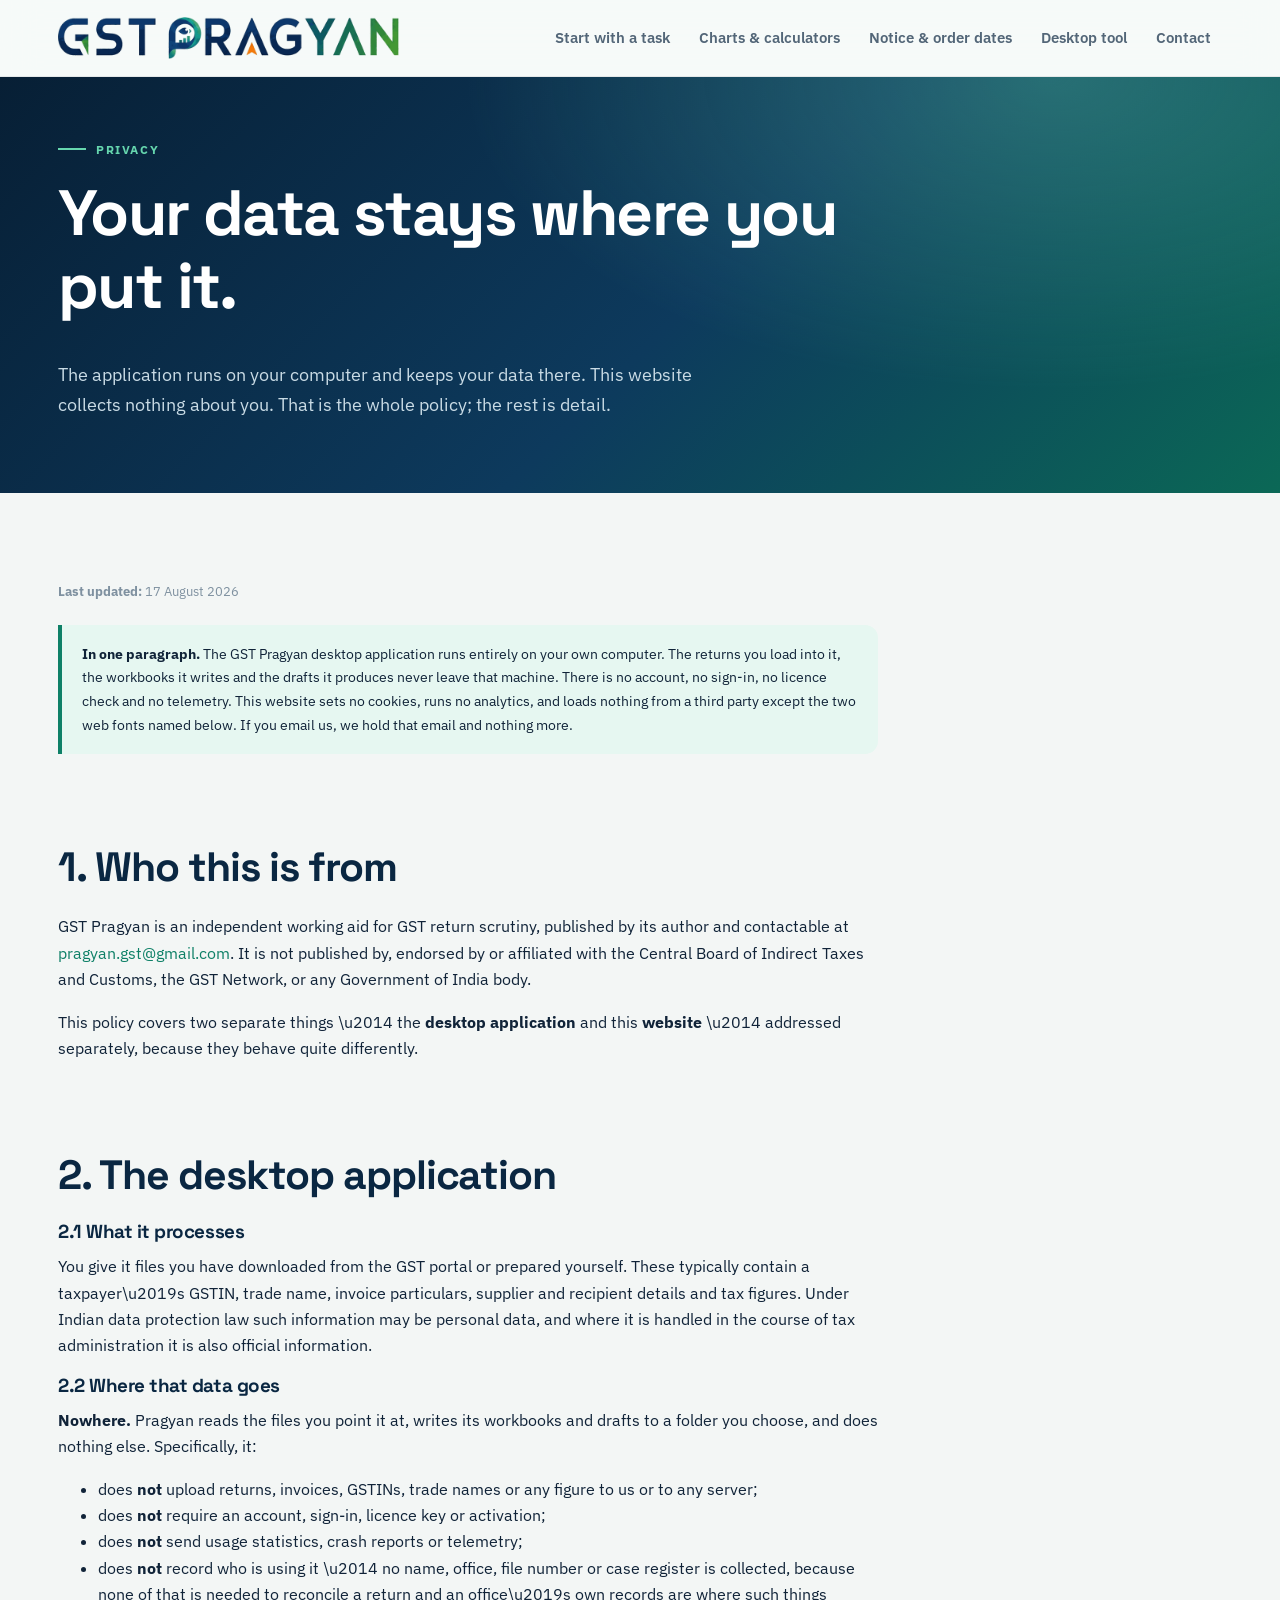
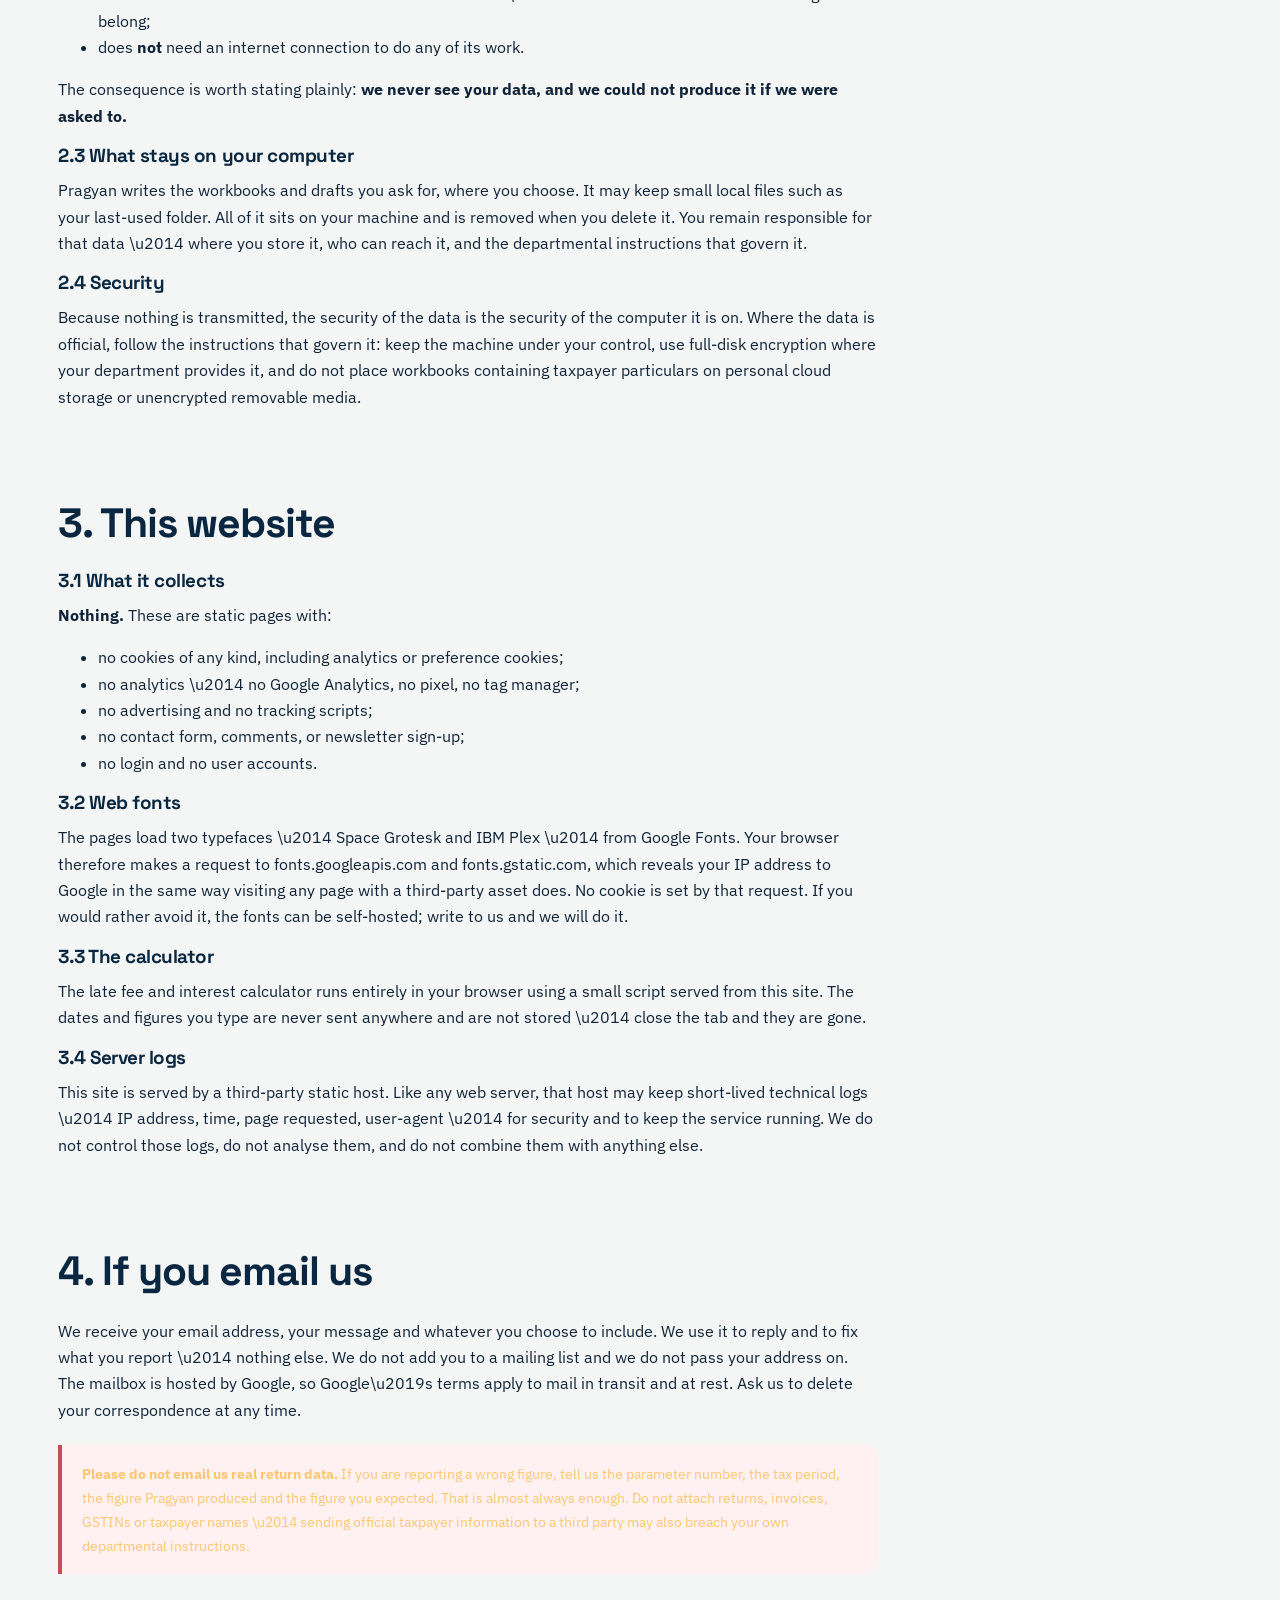
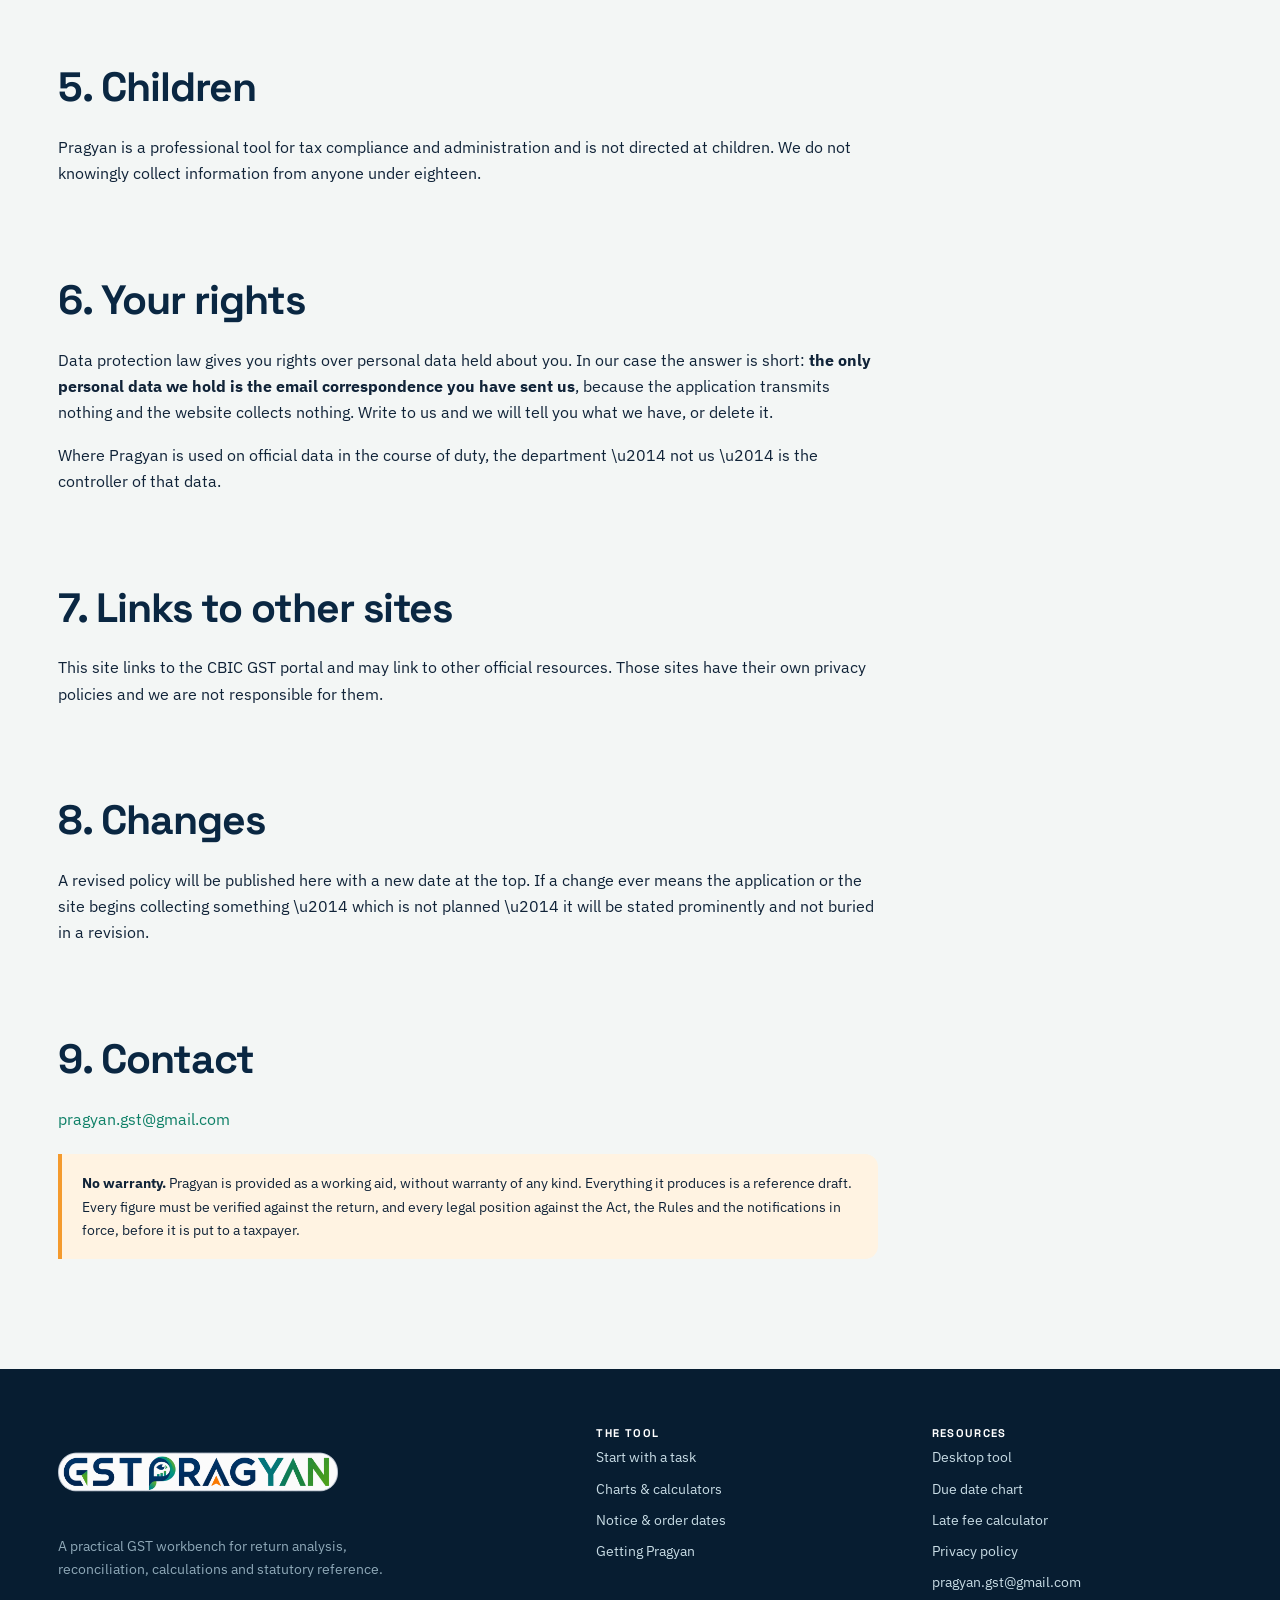
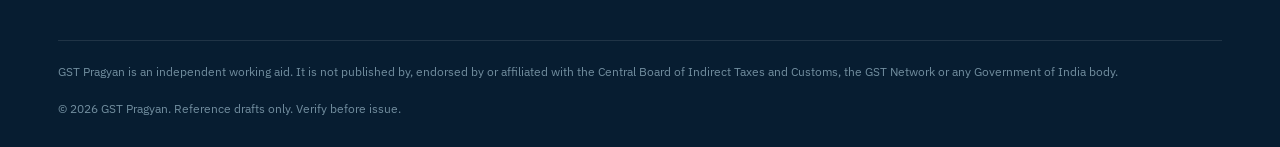
<file: privacy.html>
<!DOCTYPE html>
<html lang="en">
<head>
<meta charset="utf-8">
<meta name="viewport" content="width=device-width, initial-scale=1">
<title>Privacy policy | GST Pragyan</title>
<meta name="description" content="GST Pragyan runs entirely on your own computer. It transmits nothing, and this website sets no cookies and runs no analytics.">
<meta property="og:title" content="Privacy policy - GST Pragyan">
<meta property="og:image" content="assets/og.jpg">
<meta name="theme-color" content="#0B2440">
<link rel="preconnect" href="https://fonts.googleapis.com">
<link rel="preconnect" href="https://fonts.gstatic.com" crossorigin>
<link href="https://fonts.googleapis.com/css2?family=Space+Grotesk:wght@500;600;700&family=IBM+Plex+Sans:wght@400;500;600;700&family=IBM+Plex+Mono:wght@500&display=swap" rel="stylesheet">
<link rel="stylesheet" href="style.css">
<link rel="icon" type="image/png" href="assets/mark-64.png">
</head>
<body>
<a class="skip" href="#main">Skip to content</a>

<header class="site">
  <div class="wrap nav">
    <a class="brand" href="index.html">
      <img src="assets/wordmark.png" alt="GST Pragyan" width="215" height="27" class="wm">
    </a>
    <nav>
      <a href="index.html#work">Start with a task</a>
      <a href="compliance.html">Charts &amp; calculators</a>
      <a href="compliance.html#limitation">Notice &amp; order dates</a>
      <a href="index.html#tool">Desktop tool</a>
      <a href="index.html#contact">Contact</a>
    </nav>
  </div>
</header>

<main id="main">

<div class="hero" style="padding:54px 0 58px">
  <div class="wrap">
    <span class="eyebrow">Privacy</span>
    <h1 style="max-width:20ch">Your data stays where you put it.</h1>
    <p class="lede">
      The application runs on your computer and keeps your data there. This website
      collects nothing about you. That is the whole policy; the rest is detail.
    </p>
  </div>
</div>

<section>
  <div class="wrap">
    <div class="prose">
      <p class="updated"><strong>Last updated:</strong> 17 August 2026</p>

      <div class="note good">
        <p><strong>In one paragraph.</strong> The GST Pragyan desktop application runs
        entirely on your own computer. The returns you load into it, the workbooks it writes
        and the drafts it produces never leave that machine. There is no account, no
        sign-in, no licence check and no telemetry. This website sets no cookies, runs no
        analytics, and loads nothing from a third party except the two web fonts named
        below. If you email us, we hold that email and nothing more.</p>
      </div>

      <h2>1. Who this is from</h2>
      <p>GST Pragyan is an independent working aid for GST return scrutiny, published by its
      author and contactable at
      <a href="mailto:pragyan.gst@gmail.com">pragyan.gst@gmail.com</a>. It is not published
      by, endorsed by or affiliated with the Central Board of Indirect Taxes and Customs,
      the GST Network, or any Government of India body.</p>
      <p>This policy covers two separate things \u2014 the <strong>desktop
      application</strong> and this <strong>website</strong> \u2014 addressed separately,
      because they behave quite differently.</p>

      <h2>2. The desktop application</h2>
      <h3>2.1 What it processes</h3>
      <p>You give it files you have downloaded from the GST portal or prepared yourself.
      These typically contain a taxpayer\u2019s GSTIN, trade name, invoice particulars,
      supplier and recipient details and tax figures. Under Indian data protection law such
      information may be personal data, and where it is handled in the course of tax administration it is
      also official information.</p>

      <h3>2.2 Where that data goes</h3>
      <p><strong>Nowhere.</strong> Pragyan reads the files you point it at, writes its
      workbooks and drafts to a folder you choose, and does nothing else. Specifically, it:</p>
      <ul>
        <li>does <strong>not</strong> upload returns, invoices, GSTINs, trade names or any
            figure to us or to any server;</li>
        <li>does <strong>not</strong> require an account, sign-in, licence key or activation;</li>
        <li>does <strong>not</strong> send usage statistics, crash reports or telemetry;</li>
        <li>does <strong>not</strong> record who is using it \u2014 no name, office, file number
            or case register is collected, because none of that is needed to reconcile a
            return and an office\u2019s own records are where such things belong;</li>
        <li>does <strong>not</strong> need an internet connection to do any of its work.</li>
      </ul>
      <p>The consequence is worth stating plainly: <strong>we never see your data, and we
      could not produce it if we were asked to.</strong></p>

      <h3>2.3 What stays on your computer</h3>
      <p>Pragyan writes the workbooks and drafts you ask for, where you choose. It may keep
      small local files such as your last-used folder. All of it sits on your machine and is
      removed when you delete it. You remain responsible for that data \u2014 where you store
      it, who can reach it, and the departmental instructions that govern it.</p>

      <h3>2.4 Security</h3>
      <p>Because nothing is transmitted, the security of the data is the security of the
      computer it is on. Where the data is official, follow the instructions that govern it: keep the
      machine under your control, use full-disk encryption where your department provides
      it, and do not place workbooks containing taxpayer particulars on personal cloud
      storage or unencrypted removable media.</p>

      <h2>3. This website</h2>
      <h3>3.1 What it collects</h3>
      <p><strong>Nothing.</strong> These are static pages with:</p>
      <ul>
        <li>no cookies of any kind, including analytics or preference cookies;</li>
        <li>no analytics \u2014 no Google Analytics, no pixel, no tag manager;</li>
        <li>no advertising and no tracking scripts;</li>
        <li>no contact form, comments, or newsletter sign-up;</li>
        <li>no login and no user accounts.</li>
      </ul>

      <h3>3.2 Web fonts</h3>
      <p>The pages load two typefaces \u2014 Space Grotesk and IBM Plex \u2014 from Google
      Fonts. Your browser therefore makes a request to <span class="mono">fonts.googleapis.com</span>
      and <span class="mono">fonts.gstatic.com</span>, which reveals your IP address to
      Google in the same way visiting any page with a third-party asset does. No cookie is
      set by that request. If you would rather avoid it, the fonts can be self-hosted; write
      to us and we will do it.</p>

      <h3>3.3 The calculator</h3>
      <p>The late fee and interest calculator runs entirely in your browser using a small
      script served from this site. The dates and figures you type are never sent anywhere
      and are not stored \u2014 close the tab and they are gone.</p>

      <h3>3.4 Server logs</h3>
      <p>This site is served by a third-party static host. Like any web server, that host
      may keep short-lived technical logs \u2014 IP address, time, page requested,
      user-agent \u2014 for security and to keep the service running. We do not control
      those logs, do not analyse them, and do not combine them with anything else.</p>

      <h2>4. If you email us</h2>
      <p>We receive your email address, your message and whatever you choose to include. We
      use it to reply and to fix what you report \u2014 nothing else. We do not add you to a
      mailing list and we do not pass your address on. The mailbox is hosted by Google, so
      Google\u2019s terms apply to mail in transit and at rest. Ask us to delete your
      correspondence at any time.</p>

      <div class="note warn">
        <p><strong>Please do not email us real return data.</strong> If you are reporting a
        wrong figure, tell us the parameter number, the tax period, the figure Pragyan
        produced and the figure you expected. That is almost always enough. Do not attach
        returns, invoices, GSTINs or taxpayer names \u2014 sending official taxpayer
        information to a third party may also breach your own departmental instructions.</p>
      </div>

      <h2>5. Children</h2>
      <p>Pragyan is a professional tool for tax compliance and administration and is not directed at
      children. We do not knowingly collect information from anyone under eighteen.</p>

      <h2>6. Your rights</h2>
      <p>Data protection law gives you rights over personal data held about you. In our case
      the answer is short: <strong>the only personal data we hold is the email
      correspondence you have sent us</strong>, because the application transmits nothing
      and the website collects nothing. Write to us and we will tell you what we have, or
      delete it.</p>
      <p>Where Pragyan is used on official data in the course of duty, the department
      \u2014 not us \u2014 is the controller of that data.</p>

      <h2>7. Links to other sites</h2>
      <p>This site links to the CBIC GST portal and may link to other official resources.
      Those sites have their own privacy policies and we are not responsible for them.</p>

      <h2>8. Changes</h2>
      <p>A revised policy will be published here with a new date at the top. If a change ever
      means the application or the site begins collecting something \u2014 which is not
      planned \u2014 it will be stated prominently and not buried in a revision.</p>

      <h2>9. Contact</h2>
      <p><a href="mailto:pragyan.gst@gmail.com">pragyan.gst@gmail.com</a></p>

      <div class="note">
        <p><strong>No warranty.</strong> Pragyan is provided as a working aid, without
        warranty of any kind. Everything it produces is a reference draft. Every figure must
        be verified against the return, and every legal position against the Act, the Rules
        and the notifications in force, before it is put to a taxpayer.</p>
      </div>
    </div>
  </div>
</section>

</main>

<footer class="site">
  <div class="wrap">
    <div class="cols">
      <div>
        <a class="brand" href="index.html">
          <img src="assets/wordmark-light.png" alt="GST Pragyan" width="210" height="26" class="wm">
        </a>
        <p style="margin-top:14px;max-width:44ch">
          A practical GST workbench for return analysis, reconciliation, calculations and statutory reference.
        </p>
      </div>
      <div>
        <h4>The tool</h4>
        <ul>
          <li><a href="index.html#work">Start with a task</a></li>
          <li><a href="compliance.html">Charts &amp; calculators</a></li>
          <li><a href="compliance.html#limitation">Notice &amp; order dates</a></li>
          <li><a href="index.html#download">Getting Pragyan</a></li>
        </ul>
      </div>
      <div>
        <h4>Resources</h4>
        <ul>
          <li><a href="index.html#tool">Desktop tool</a></li>
          <li><a href="compliance.html#duedates">Due date chart</a></li>
          <li><a href="compliance.html#calc">Late fee calculator</a></li>
          <li><a href="privacy.html">Privacy policy</a></li>
          <li><a href="mailto:pragyan.gst@gmail.com">pragyan.gst@gmail.com</a></li>
        </ul>
      </div>
    </div>
    <div class="rule">
      <p>GST Pragyan is an independent working aid. It is not published by, endorsed by or
      affiliated with the Central Board of Indirect Taxes and Customs, the GST Network or
      any Government of India body.</p>
      <p style="margin:0">© 2026 GST Pragyan. Reference drafts only. Verify before issue.</p>
    </div>
  </div>
</footer>


</body>
</html>
</file>
<file: style.css>
/* GST Pragyan - 2026 visual system
   Human, practical, data-first. No framework required. */
:root{
  --ink:#102338; --ink-2:#536678; --muted:#7f91a0; --paper:#fff; --bg:#f3f6f5;
  --navy:#0a2742; --navy-2:#123f64; --teal:#0e8067; --mint:#66d6ae;
  --orange:#f49a2d; --orange-bg:#fff3e2; --red:#c94b59; --red-bg:#fff0f2;
  --blue-bg:#eaf3fa; --teal-bg:#e6f7f1; --line:#dfe7e7; --line-2:#edf1f1;
  --shadow:0 14px 40px rgba(16,35,56,.08); --shadow-lg:0 28px 70px rgba(16,35,56,.14);
  --radius:20px; --wrap:1220px;
  --sans:"IBM Plex Sans",system-ui,-apple-system,"Segoe UI",sans-serif;
  --display:"Space Grotesk",var(--sans); --mono:"IBM Plex Mono",monospace;
}
*{box-sizing:border-box} html{scroll-behavior:smooth;scroll-padding-top:88px}
body{margin:0;background:var(--bg);color:var(--ink);font-family:var(--sans);font-size:16px;line-height:1.65;-webkit-font-smoothing:antialiased}
img{max-width:100%;display:block} a{color:var(--teal);text-decoration:none} a:hover{text-decoration:underline}
.wrap{width:min(var(--wrap),100%);margin:auto;padding:0 28px}.skip{position:absolute;left:-999px}.skip:focus{left:12px;top:12px;z-index:1000;background:#fff;padding:8px 12px}
h1,h2,h3,h4{font-family:var(--display);color:var(--navy);line-height:1.15;letter-spacing:-.025em;margin:0 0 .55em}h1{font-size:clamp(2.5rem,5vw,4.7rem)}h2{font-size:clamp(1.9rem,3.2vw,2.9rem)}h3{font-size:1.18rem}p{margin:0 0 1rem}
/* Header */
header.site{position:sticky;top:0;z-index:80;background:rgba(247,250,249,.92);backdrop-filter:blur(18px);border-bottom:1px solid rgba(16,35,56,.08)}
.nav{height:76px;display:flex;align-items:center;gap:28px}.brand{display:flex;align-items:center}.brand img{height:42px;width:auto}.nav nav{margin-left:auto;display:flex;align-items:center;gap:7px}.nav nav a{padding:9px 11px;border-radius:10px;color:var(--ink-2);font-size:.91rem;font-weight:600}.nav nav a:hover{background:#e9f0ee;text-decoration:none;color:var(--navy)}
.nav .nav-cta{background:var(--navy);color:#fff;padding-inline:15px}.nav .nav-cta:hover{background:var(--navy-2);color:#fff}
/* Shared */
section{padding:88px 0}section.paper{background:#fff;border-block:1px solid var(--line-2)}.section-head{max-width:760px;margin-bottom:42px}.section-head p{font-size:1.06rem;color:var(--ink-2)}.section-head.center{text-align:center;margin-left:auto;margin-right:auto}.eyebrow{display:inline-flex;align-items:center;gap:10px;text-transform:uppercase;letter-spacing:.14em;font-size:.72rem;font-weight:800;color:var(--mint);margin-bottom:18px}.eyebrow:before{content:"";width:28px;height:2px;background:var(--mint)}
.grid{display:grid;gap:22px}.g2{grid-template-columns:repeat(2,minmax(0,1fr))}.g3{grid-template-columns:repeat(3,minmax(0,1fr))}.g4{grid-template-columns:repeat(4,minmax(0,1fr))}
.card{background:#fff;border:1px solid var(--line);border-radius:var(--radius);padding:28px;box-shadow:0 8px 25px rgba(16,35,56,.045)}.card.lift{transition:.18s ease}.card.lift:hover{transform:translateY(-4px);box-shadow:var(--shadow)}.card p{color:var(--ink-2);font-size:.95rem}.ico{width:48px;height:48px;border-radius:14px;display:grid;place-items:center;font-weight:800;margin-bottom:17px}.i-navy{background:var(--blue-bg);color:var(--navy-2)}.i-teal{background:var(--teal-bg);color:var(--teal)}.i-orange{background:var(--orange-bg);color:#b9690d}.i-rose{background:var(--red-bg);color:var(--red)}
.chip{display:inline-flex;align-items:center;padding:7px 12px;border-radius:99px;font-size:.74rem;font-weight:800;letter-spacing:.02em}.chip-navy{background:#e5eef6;color:var(--navy-2)}.chip-teal{background:var(--teal-bg);color:var(--teal)}.chip-orange{background:var(--orange-bg);color:#995807}.chip-green{background:#dff8ec;color:#0b654f}.chip-glass{background:rgba(255,255,255,.12);color:#fff;border:1px solid rgba(255,255,255,.18)}
.btn{display:inline-flex;align-items:center;justify-content:center;gap:8px;padding:13px 18px;border-radius:12px;font-weight:750;font-size:.94rem;border:1px solid transparent;transition:.15s ease}.btn:hover{text-decoration:none;transform:translateY(-1px)}.btn-primary{background:var(--mint);color:#063d30;box-shadow:0 9px 25px rgba(102,214,174,.22)}.btn-dark{background:var(--navy);color:#fff}.btn-dark:hover{background:var(--navy-2);color:#fff}.btn-outline{background:#fff;color:var(--navy);border-color:#ccd8d8}.btn-glass{color:#fff;background:rgba(255,255,255,.08);border-color:rgba(255,255,255,.25)}
/* Hero */
.hero{color:#fff;overflow:hidden;background:radial-gradient(900px 480px at 82% 0%,rgba(102,214,174,.30),transparent 65%),linear-gradient(135deg,#071f35,#0d3a5d 54%,#0b6856);padding:74px 0 70px}.hero .wrap{position:relative}.hero-grid{display:grid;grid-template-columns:1fr 1fr;gap:55px;align-items:center}.hero h1{color:#fff;max-width:11ch}.hero h1 em{color:var(--mint);font-style:normal}.hero .lede{color:#c9dbe5;font-size:1.14rem;max-width:62ch}.cta-row{display:flex;gap:10px;flex-wrap:wrap}.hero-actions{margin:28px 0 18px}.hero-note{font-size:.84rem;color:#a9c4d3}
/* Product preview */
.product-window{border:1px solid rgba(255,255,255,.18);border-radius:24px;background:rgba(4,22,37,.64);box-shadow:var(--shadow-lg);overflow:hidden;transform:rotate(.4deg)}.window-bar{height:46px;display:flex;align-items:center;gap:7px;padding:0 16px;border-bottom:1px solid rgba(255,255,255,.10);color:#a8bfcc;font-size:.74rem}.dot{width:8px;height:8px;border-radius:50%;background:#5e7a88}.window-body{padding:18px}.window-title{display:flex;justify-content:space-between;align-items:end;margin-bottom:15px}.window-title strong{font-family:var(--display);font-size:1.1rem}.window-title span{font-size:.72rem;color:#9db7c5}.metric-row{display:grid;grid-template-columns:repeat(3,1fr);gap:10px}.metric{padding:13px;border:1px solid rgba(255,255,255,.10);border-radius:13px;background:rgba(255,255,255,.055)}.metric small{display:block;color:#8eabb9;font-size:.68rem;text-transform:uppercase;letter-spacing:.08em}.metric b{display:block;color:#fff;font-family:var(--display);font-size:1.35rem;margin-top:3px}.metric.green b{color:var(--mint)}.mock-chart{margin-top:12px;padding:15px;border-radius:14px;background:rgba(255,255,255,.045);border:1px solid rgba(255,255,255,.08)}.chart-top{display:flex;justify-content:space-between;color:#b7cbd5;font-size:.72rem;margin-bottom:10px}.bars{height:125px;display:flex;align-items:end;gap:8px}.bars i{flex:1;border-radius:5px 5px 2px 2px;background:linear-gradient(180deg,var(--mint),#17836b);min-height:14px}.bars i:nth-child(1){height:48%}.bars i:nth-child(2){height:70%}.bars i:nth-child(3){height:54%}.bars i:nth-child(4){height:82%}.bars i:nth-child(5){height:61%}.bars i:nth-child(6){height:91%}.bars i:nth-child(7){height:74%}.bars i:nth-child(8){height:98%}.mock-rows{margin-top:12px;display:grid;gap:7px}.mock-row{display:grid;grid-template-columns:1.3fr .8fr .5fr;gap:8px;padding:8px 10px;border-radius:8px;background:rgba(255,255,255,.045);font-size:.7rem;color:#b8cbd5}.mock-row b{color:#fff}.ok{color:var(--mint)}.warn{color:#ffc66f}.risk{color:#ff8c98}
/* Task launcher */
.task-grid{display:grid;grid-template-columns:repeat(5,1fr);gap:14px}.task{background:#fff;border:1px solid var(--line);border-radius:16px;padding:19px;min-height:152px;transition:.18s ease}.task:hover{transform:translateY(-3px);box-shadow:var(--shadow);text-decoration:none}.task .num{font-family:var(--mono);font-size:.68rem;color:var(--muted)}.task h3{margin:12px 0 7px;font-size:1.05rem}.task p{font-size:.82rem;color:var(--ink-2);margin:0}.task .arrow{display:block;margin-top:12px;font-weight:800;color:var(--teal)}
/* Charts */
.insights{background:#eef4f2}.chart-grid{display:grid;grid-template-columns:repeat(2,minmax(0,1fr));gap:22px}.chart-card{background:#fff;border:1px solid var(--line);border-radius:20px;padding:25px;box-shadow:0 8px 24px rgba(16,35,56,.04)}.chart-head{display:flex;justify-content:space-between;gap:15px;align-items:start;margin-bottom:22px}.chart-label{font-size:.68rem;font-weight:850;letter-spacing:.12em;color:var(--teal)}.chart-head h3{margin:5px 0 0}.chart-note{font-size:.7rem;color:var(--muted);text-align:right}.hbar{display:grid;grid-template-columns:92px 1fr 56px;align-items:center;gap:10px;margin:15px 0;font-size:.8rem}.hbar i{height:11px;background:#edf2f1;border-radius:99px;overflow:hidden}.hbar b{display:block;height:100%;border-radius:99px;background:linear-gradient(90deg,var(--teal),var(--mint))}.hbar strong{text-align:right;font-family:var(--mono);font-size:.76rem}.chart-source{display:block;color:var(--muted);font-size:.72rem;margin-top:18px}.vchart{height:155px;display:flex;align-items:end;gap:14px;border-bottom:1px solid var(--line);padding:0 8px}.vchart div{flex:1;height:100%;display:flex;flex-direction:column;justify-content:end;align-items:center;gap:5px}.vchart i{display:block;width:70%;min-height:8px;background:linear-gradient(180deg,#1a8c70,#7be0bc);border-radius:6px 6px 0 0}.vlabels{display:flex;justify-content:space-between;font-size:.68rem;color:var(--muted);padding:8px 5px}.linechart{width:100%;height:auto}.linechart .gridline{stroke:#e8eeee;stroke-width:1}.linechart .trend{fill:none;stroke:var(--teal);stroke-width:5;stroke-linecap:round}.linechart circle{fill:var(--mint)}.linechart text{font:11px var(--sans);fill:#7b8c98}.steps{display:grid;grid-template-columns:repeat(4,1fr);gap:9px}.step{padding:14px;border:1px solid var(--line);border-radius:13px;background:#f8fbfa}.step b{font-family:var(--mono);font-size:.65rem;color:var(--teal)}.step span{display:block;font-size:.72rem;color:var(--muted);margin:9px 0 5px}.step strong{font-size:.9rem;color:var(--navy)}
/* Product */
.product-section{background:#fff}.workflow{display:grid;grid-template-columns:repeat(5,1fr);gap:0;border:1px solid var(--line);border-radius:22px;overflow:hidden;background:#fff}.flow{padding:27px 21px;border-right:1px solid var(--line);position:relative}.flow:last-child{border-right:0}.flow .fno{font-family:var(--mono);font-size:.67rem;color:var(--teal);font-weight:700}.flow h3{margin:12px 0 8px}.flow p{font-size:.82rem;color:var(--ink-2);margin:0}.flow:after{content:"→";position:absolute;right:-10px;top:50%;width:20px;height:20px;display:grid;place-items:center;background:#fff;border:1px solid var(--line);border-radius:50%;font-size:.7rem;color:var(--teal);z-index:2}.flow:last-child:after{display:none}
.tool-split{display:grid;grid-template-columns:.9fr 1.1fr;gap:30px;align-items:stretch}.tool-copy{padding:12px 0}.tool-list{display:grid;gap:11px;margin:24px 0}.tool-list div{display:flex;gap:12px;align-items:start}.check{width:24px;height:24px;border-radius:8px;background:var(--teal-bg);color:var(--teal);display:grid;place-items:center;font-weight:900;flex:0 0 auto}.tool-panel{background:linear-gradient(145deg,#0b2741,#123e60);color:#fff;border-radius:24px;padding:26px;box-shadow:var(--shadow-lg)}.tool-panel h3{color:#fff}.tool-panel p{color:#b9ced9}.mini-table{margin-top:20px;border:1px solid rgba(255,255,255,.12);border-radius:14px;overflow:hidden}.mini-table div{display:grid;grid-template-columns:1.4fr .8fr .7fr;padding:11px 12px;font-size:.76rem;border-bottom:1px solid rgba(255,255,255,.08)}.mini-table div:last-child{border-bottom:0}.mini-table .head{color:#90afbf;text-transform:uppercase;letter-spacing:.08em;font-size:.63rem}.mini-table b{color:#fff}.mini-table .ok{color:var(--mint)}
/* Deadline */
.deadline-strip{background:var(--navy);color:#fff;padding:58px 0}.deadline-head{display:flex;justify-content:space-between;gap:25px;align-items:end;margin-bottom:28px}.deadline-head h2{color:#fff;margin:0}.deadline-head p{color:#b5cad5;max-width:56ch;margin:0}.regimes{display:grid;grid-template-columns:repeat(3,1fr);gap:15px}.regime{padding:21px;border-radius:17px;background:rgba(255,255,255,.055);border:1px solid rgba(255,255,255,.12)}.regime .tag{font-family:var(--mono);font-size:.68rem;color:var(--mint)}.regime h3{color:#fff;margin:9px 0 13px}.regime strong{font-family:var(--display);font-size:1.55rem;color:#fff;display:block}.regime span{font-size:.73rem;color:#9eb7c4}.regime .rline{padding:10px 0;border-top:1px solid rgba(255,255,255,.08)}
/* Notes / tables / calculators existing compliance */
.table-scroll{overflow:auto;border:1px solid var(--line);border-radius:18px;background:#fff;box-shadow:0 7px 24px rgba(16,35,56,.045);margin-bottom:24px}table{border-collapse:collapse;width:100%;font-size:.88rem;min-width:680px}caption{text-align:left;padding:18px 20px 8px;font-family:var(--display);font-weight:750;color:var(--navy);font-size:1rem}th,td{padding:11px 16px;text-align:left;border-bottom:1px solid var(--line-2);vertical-align:top}thead th{background:var(--navy);color:#fff;font-size:.68rem;letter-spacing:.08em;text-transform:uppercase;font-weight:800}tbody tr:nth-child(even){background:#fafcfc}tbody tr:hover{background:#f0f7f4}.note{border-left:4px solid var(--orange);background:var(--orange-bg);padding:17px 20px;border-radius:0 13px 13px 0;font-size:.9rem;margin:22px 0}.note.info{border-left-color:var(--navy-2);background:var(--blue-bg)}.note.good{border-left-color:var(--teal);background:var(--teal-bg)}.note.warn{border-left-color:var(--red);background:var(--red-bg)}.note p:last-child{margin:0}
.calc-shell{background:linear-gradient(145deg,#092640,#123f63 60%,#0b6855);border-radius:22px;padding:28px;box-shadow:var(--shadow-lg)}.calc-shell h3{color:#fff}.calc-shell>p{color:#b7ced9}.calc{display:grid;grid-template-columns:repeat(2,1fr);gap:15px;margin-top:20px}.field label{display:block;font-size:.7rem;font-weight:800;color:#9eb9c7;margin-bottom:6px;text-transform:uppercase;letter-spacing:.05em}.field input,.field select{width:100%;padding:11px 13px;border-radius:10px;border:1px solid rgba(255,255,255,.2);background:rgba(255,255,255,.09);color:#fff;font:inherit}.field select option{color:var(--ink)}.calc-out{display:grid;grid-template-columns:repeat(3,1fr);gap:11px;margin-top:19px}.calc-out .box{padding:16px;border:1px solid rgba(255,255,255,.13);border-radius:13px;background:rgba(255,255,255,.065)}.calc-out .lbl{font-size:.64rem;letter-spacing:.09em;text-transform:uppercase;color:#9bb8c7;font-weight:800}.calc-out .big{font-family:var(--display);font-size:1.5rem;color:#fff;font-weight:700;margin-top:5px}.calc-out .box.hi{background:rgba(102,214,174,.13);border-color:rgba(102,214,174,.36)}.calc-out .box.hi .big{color:var(--mint)}.calc-basis{color:#b9ced8;font-size:.82rem;margin-top:14px}
/* Footer */
footer.site{background:#071d31;color:#8fa9b8;padding:58px 0 28px;font-size:.88rem}footer.site h4{color:#fff;font-size:.7rem;letter-spacing:.12em;text-transform:uppercase}footer.site .cols{display:grid;grid-template-columns:1.7fr 1fr 1fr;gap:45px}footer.site a{color:#c8dce5}footer.site ul{list-style:none;padding:0;margin:0}footer.site li{margin:0 0 8px}.rule{border-top:1px solid rgba(255,255,255,.10);margin-top:38px;padding-top:20px;font-size:.78rem;color:#728e9f}
/* Compliance hero */
.jump{display:flex;flex-wrap:wrap;gap:7px}.jump a{padding:8px 11px;border:1px solid rgba(255,255,255,.17);background:rgba(255,255,255,.06);color:#d6e5ec;border-radius:9px;font-size:.78rem}.jump a:hover{background:rgba(255,255,255,.13);text-decoration:none}.prose{max-width:82ch}.prose h2{margin-top:2.2em}.updated{color:var(--muted);font-size:.82rem}
/* Responsive */
@media(max-width:1050px){.nav nav a:not(.nav-cta){display:none}.hero-grid,.tool-split{grid-template-columns:1fr}.hero-art{order:-1;justify-items:start}.product-window{max-width:650px}.task-grid{grid-template-columns:repeat(3,1fr)}.workflow{grid-template-columns:repeat(3,1fr)}.flow:nth-child(3){border-right:0}.flow:nth-child(4),.flow:nth-child(5){border-top:1px solid var(--line)}.flow:after{display:none}.g4{grid-template-columns:repeat(2,1fr)}}
@media(max-width:760px){.wrap{padding:0 18px}.nav{height:66px}.brand img{height:36px}.nav nav{gap:3px}.nav .nav-cta{padding:8px 10px;font-size:.78rem}.hero{padding:56px 0}.hero h1{font-size:clamp(2.35rem,12vw,3.6rem)}.hero-grid{gap:35px}.metric-row{grid-template-columns:1fr 1fr}.metric:last-child{grid-column:1/-1}.task-grid,.chart-grid,.g2,.g3,.regimes{grid-template-columns:1fr}.workflow{grid-template-columns:1fr}.flow{border-right:0!important;border-bottom:1px solid var(--line)}.flow:last-child{border-bottom:0}.steps{grid-template-columns:1fr 1fr}.calc{grid-template-columns:1fr}.calc-out{grid-template-columns:1fr}.deadline-head{display:block}.deadline-head p{margin-top:12px}.g4{grid-template-columns:1fr 1fr}footer.site .cols{grid-template-columns:1fr}.product-window{transform:none}.vchart{gap:6px}.hbar{grid-template-columns:76px 1fr 46px}}
@media(max-width:450px){.g4{grid-template-columns:1fr}.steps{grid-template-columns:1fr}.hero-actions .btn{width:100%}}

/* v10.7 polish */
footer.site .brand{display:block;margin-bottom:8px}footer.site .brand img{width:280px;height:auto;max-width:100%}.feature-band{background:linear-gradient(180deg,#f7fbfa 0%,#eef5f2 100%);border-top:1px solid var(--line-2);border-bottom:1px solid var(--line-2)}.feature-grid .feature-card{height:100%;background:rgba(255,255,255,.92);box-shadow:0 10px 28px rgba(16,35,56,.05)}.feature-card h3{margin-top:0}.feature-card p{margin-bottom:0}.task{min-height:170px}.section-head p{max-width:68ch}.chart-card{box-shadow:0 10px 30px rgba(16,35,56,.05)}.tool-panel{background:linear-gradient(145deg,#08243c,#0f4767 55%,#0a6a57)}
@media(max-width:1050px){footer.site .brand img{width:245px}.task{min-height:155px}}
@media(max-width:760px){footer.site .brand img{width:220px}.feature-grid{grid-template-columns:1fr}.task{min-height:auto}}
</file>
